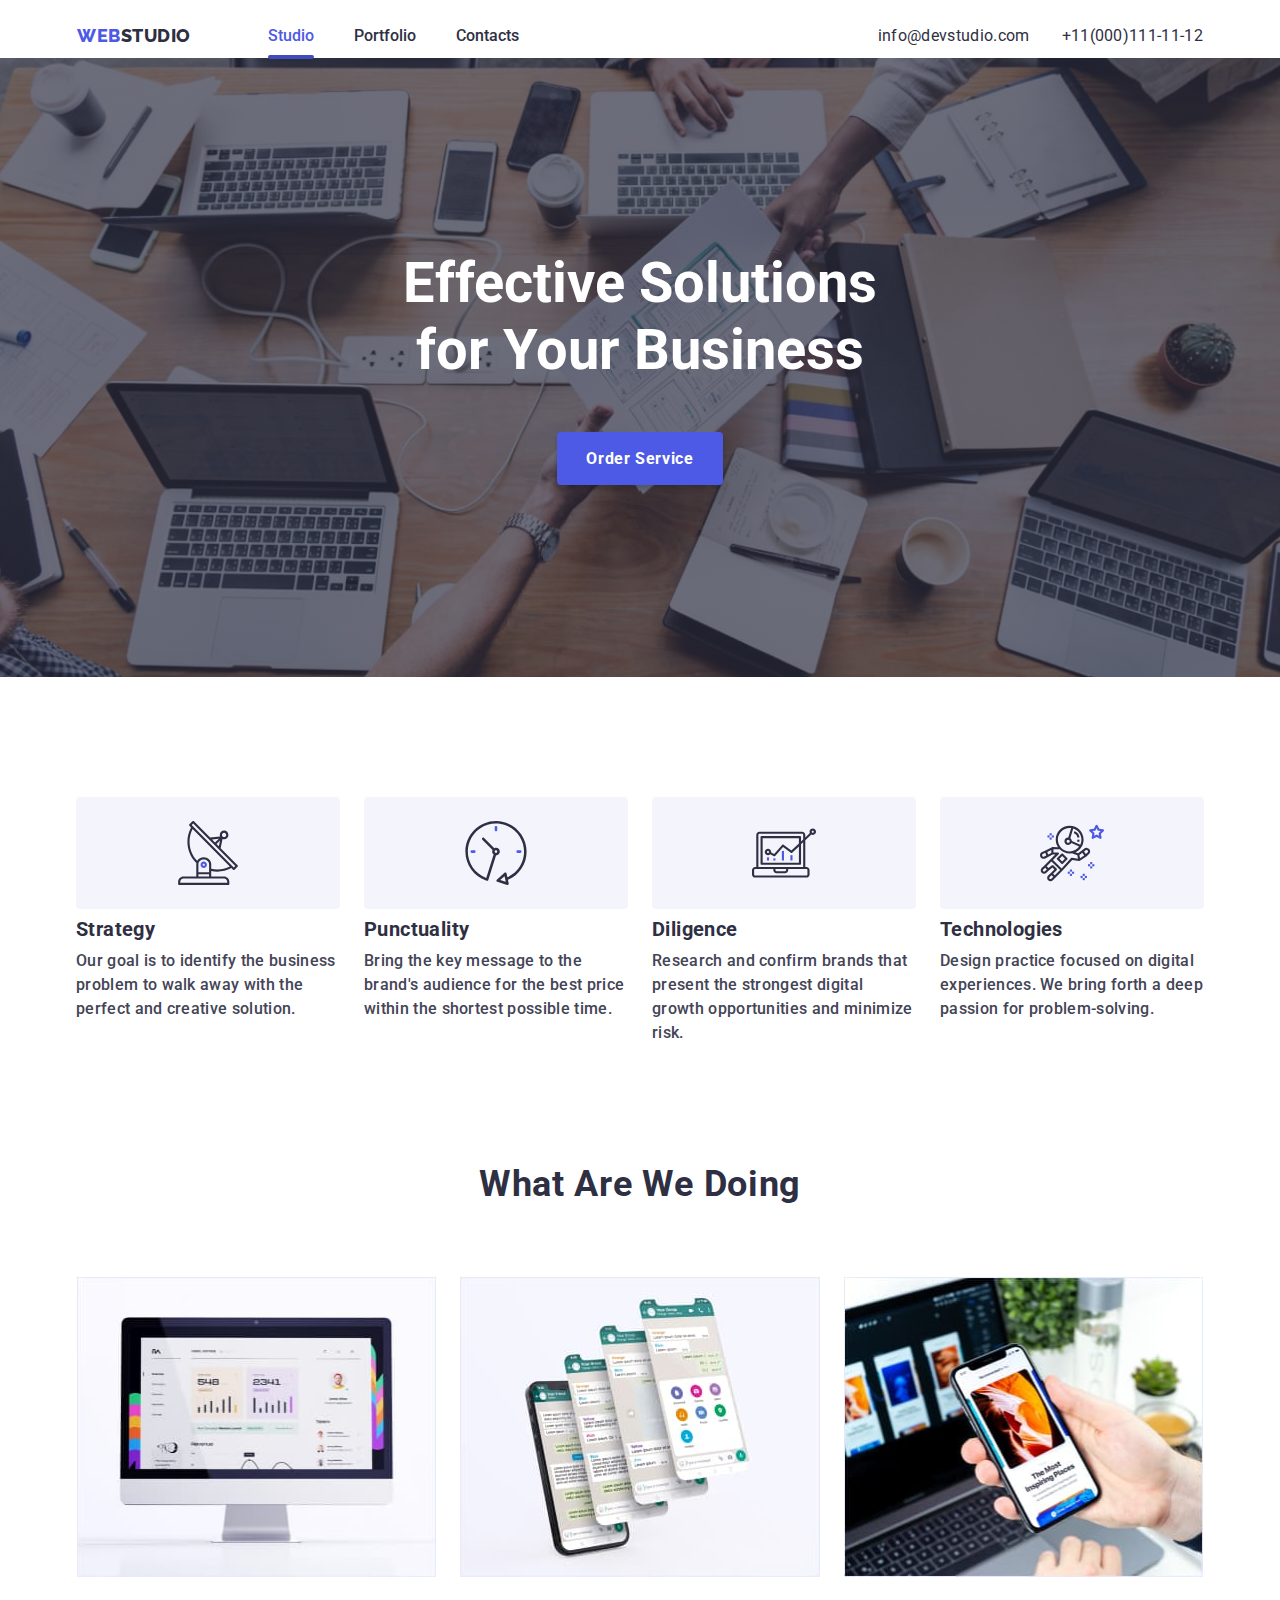
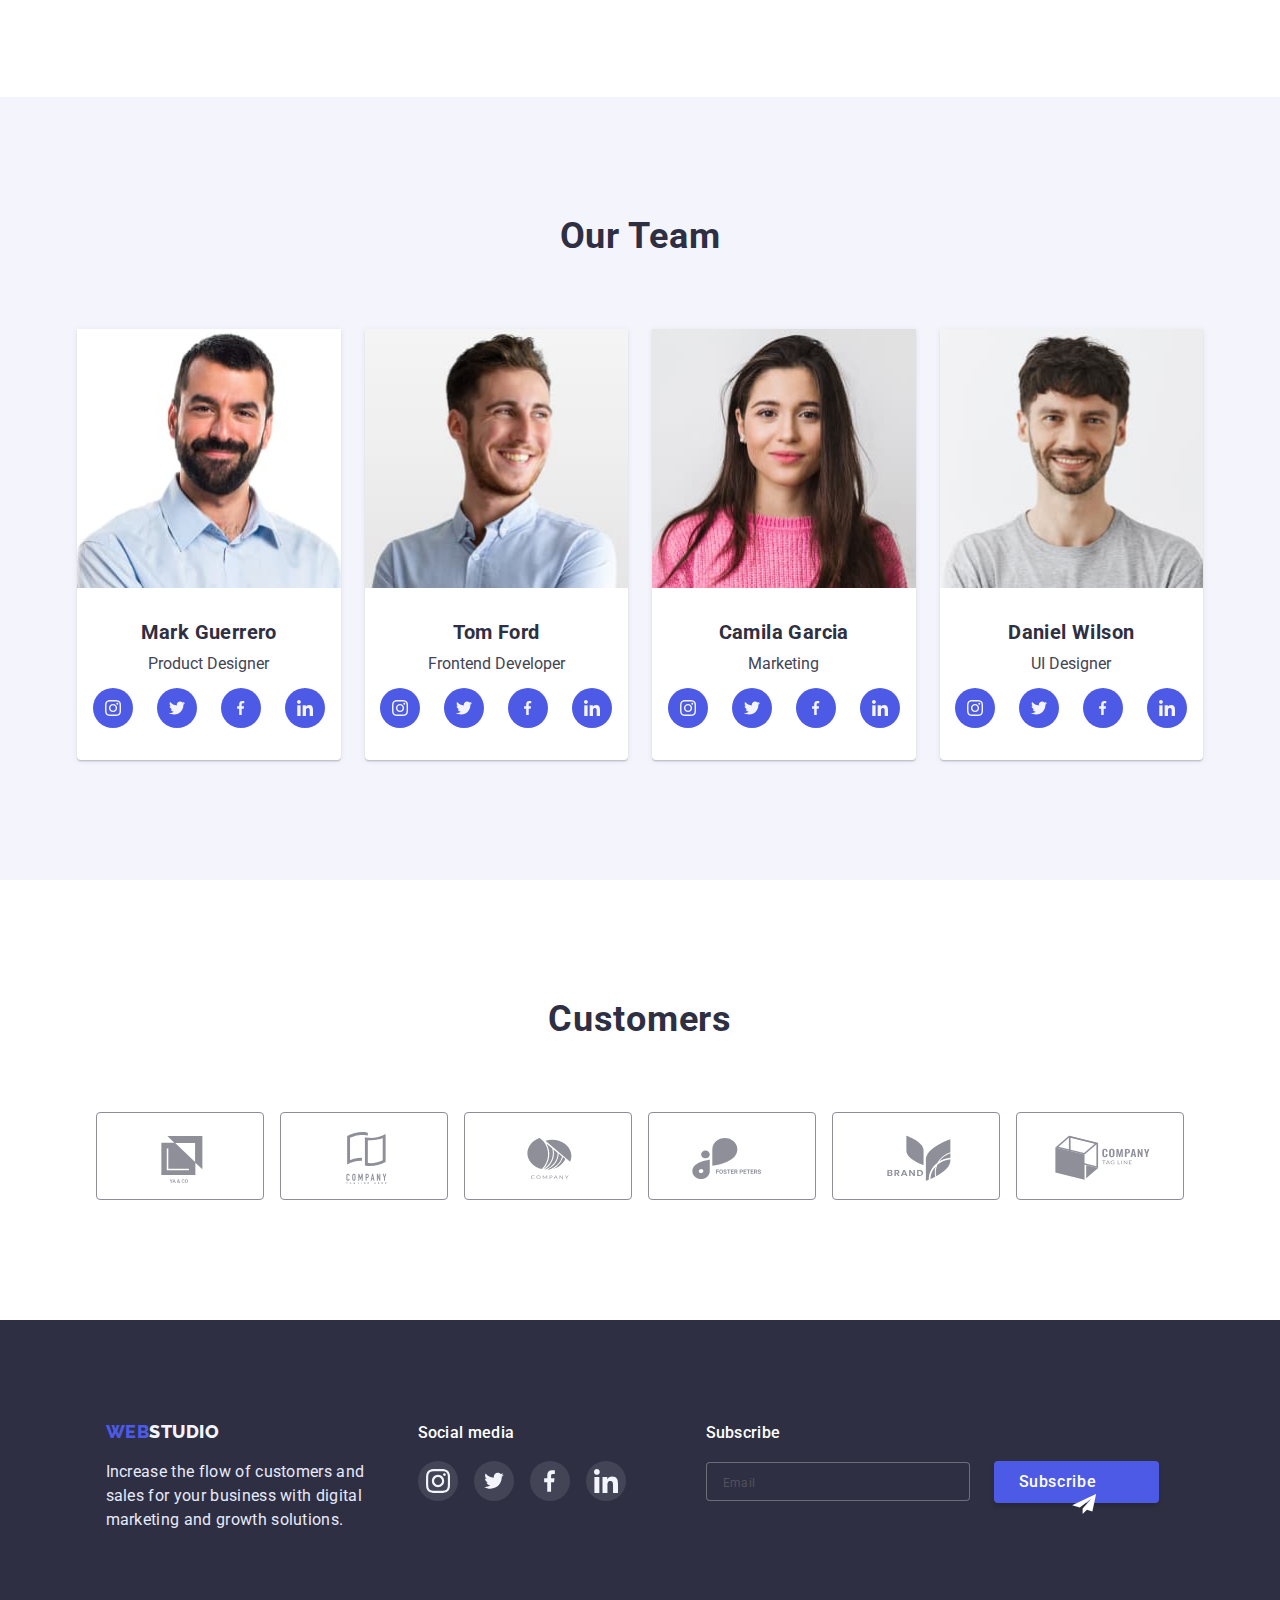
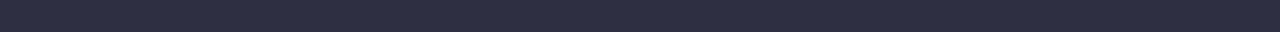
<file: index.html>
<!DOCTYPE html>
<html lang="en">
  <head>
    <meta charset="UTF-8" />
    <meta http-equiv="X-UA-Compatible" content="IE=edge" />
    <meta name="viewport" content="width=device-width, initial-scale=1.0" />
    <link rel="preconnect" href="https://fonts.googleapis.com" />
    <link rel="preconnect" href="https://fonts.gstatic.com" crossorigin />
    <link
      href="https://fonts.googleapis.com/css2?family=Raleway:wght@800&family=Roboto:wght@400;500;700;900&display=swap"
      rel="stylesheet"
    />
    <link
      rel="stylesheet"
      href="https://cdnjs.cloudflare.com/ajax/libs/modern-normalize/1.1.0/modern-normalize.css"
    />
    <link rel="stylesheet" href="css/styles.css" />
    <link rel="stylesheet" href="css/mobile.css" />
    <link rel="stylesheet" href="css/tablet.css" />
    <link rel="stylesheet" href="css/desktop.css" />
    <title>Web Studio</title>
  </head>
  <body>
    <!-- Header Section: Contains the navigation and contact info -->
    <header>
      <!--Logo and Navigation Section-->
      <div class="container">
        <!--Link to the home page (Logo)-->
        <a href="./index.html" class="web"
          >WEB<span class="studio">STUDIO</span></a
        >
        <!--Main Navigation Menu-->
        <nav class="navigation-menu">
          <ul class="navigation">
            <!--Home Page Link (active by default)-->
            <li class="nav-menu">
              <a href="./index.html" class="link-menu active">Studio</a>
            </li>
            <!--Portfolio Page Link-->
            <li class="nav-menu">
              <a href="./portfolio.html" class="link-menu">Portfolio</a>
            </li>
            <!--Link to contact page (future realization)-->
            <li class="nav-menu">
              <a href="" class="link-menu">Contacts</a>
            </li>
          </ul>
        </nav>
        <!--Contact Info Section (phone nomber, email)-->
        <ul class="contacts">
          <!--Email Link-->
          <li class="mail">
            <a href="mailto:info@devstudio.com" class="link-mail"
              >info@devstudio.com</a
            >
          </li>
          <!--Phone Nomber-->
          <li class="tel">
            <a href="tel:+110001111111" class="link-tel">+11(000)111-11-12</a>
          </li>
        </ul>
        <!--Mobile Menu-->
          <button type="button" class="menu-mobile-open" data-menu-open>
          <svg class="menu-mobile-icon-open" width="32" height="22">
            <use href="images/icons.svg#icon-charm_menu-hamburger"></use>           
          </svg>
        </button>
      </div>
      <div class="mobile-menu is-hidden" data-menu>
        <!--Mobile menu container (hidden by default)-->
        <div class="container">
          <div>
            <!--Button to close the mobile menu-->
            <button type="button" class="menu-mobile-close" data-menu-close>
              <!--Menu closing icon-->
              <svg class="menu-mobile-icon-close" width="8" height="8">
                <use href="images/icons.svg#icon-x"></use>
              </svg>
            </button>
            <nav>
              <!--Navigation list for the mobile version-->
              <ul class="mobile-list-menu">
                <!--Home Page Link-->
                <li class="mobile-item-menu">
                  <a
                    class="mobile-menu-link link nav-link-studio"
                    href="./index.html"
                    >Studio</a
                  >
                </li>
                <!--Portfolio Page Link-->
                <li class="mobile-item-menu">
                  <a class="mobile-menu-link link" href="./portfolio.html"
                    >Portfolio</a
                  >
                </li>
                <!--Link to contact page (future realization)-->
                <li class="mobile-item-menu">
                  <a
                    class="mobile-menu-link mobile-link-contact-menu link"
                    href=""
                    >Contacts</a
                  >
                </li>
              </ul>
            </nav>
          </div>
          <div>
            <!--Contact information in the mobile version-->
            <ul class="mobile-link-contact-menu">
              <!--Nomber Phone-->
              <li class="mobile-item-menu">
                <a class="mobile-menu-number link" href="tel:+110001111111"
                  >+11 (000) 111-11-11
                </a>
              </li>
              <!--Email-->
              <li class="mobile-item-menu">
                <a
                  class="mobile-menu-mail link"
                  href="mailto:info@devstudio.com"
                  >info@devstudio.com
                </a>
              </li>
            </ul>
            <!--Social networks (icons for mobile version)-->
            <ul class="mob-menu-social-list list">
              <!--Instagram link  -->
              <li class="mob-menu-item">
                <a
                  href="https://www.instagram.com/"
                  class="mob-menu-social-link"
                >
                  <svg class="mob-menu-icon" width="20" height="20">
                    <use href="images/icons.svg#icon-instagram"></use>
                  </svg>
                </a>
              </li>
              <!--Twitter link -->
              <li class="mob-menu-item">
                <a href="https://x.com/" class="mob-menu-social-link">
                  <svg class="mob-menu-icon" width="20" height="20">
                    <use href="images/icons.svg#icon-twitter"></use>
                  </svg>
                </a>
              </li>
              <!--Facebook link -->
              <li class="mob-menu-item">
                <a
                  href="https://www.facebook.com/"
                  class="mob-menu-social-link"
                >
                  <svg class="mob-menu-icon" width="20" height="20">
                    <use href="images/icons.svg#icon-facebook"></use>
                  </svg>
                </a>
              </li>
              <!--Linkedin Link-->
              <li class="mob-menu-item">
                <a href="https://ua.linkedin.com/" class="mob-menu-social-link">
                  <svg class="mob-menu-icon" width="20" height="20">
                    <use href="images/icons.svg#icon-linkedin"></use>
                  </svg>
                </a>
              </li>
            </ul>
          </div>
        </div>
      </div>
    </header>
    <main>
      <!--Hiro Section With Headline and Button (by clicking on the button a modal window with a registration form appears)-->
      <section class="hero">
        <h1 class="solutions">Effective Solutions for Your Business</h1>
        <button type="button" class="button" data-modal-open>
          Order Service
        </button>
      </section>
      <!--Our Principles-->
      <section class="section">
        <div class="container">
          <!--First Principle - Strategy-->
          <ul class="section-text">
            <li class="section-text-li">
              <div class="anten-background">
                <!--Icon Strategy-->
                <svg class="anten">
                  <use href="images/icons.svg#icon-anten"></use>
                </svg>
              </div>
              <h3 class="feature">Strategy</h3>
              <p class="feature-text">
                Our goal is to identify the business problem to walk away with
                the perfect and creative solution.
              </p>
            </li>
            <!--Second Principle - Punctuality-->
            <li class="section-text-li">
              <div class="clock-background">
                <!--Icon Punctuality-->
                <svg class="clock">
                  <use href="images/icons.svg#icon-clock"></use>
                </svg>
              </div>
              <h3 class="feature">Punctuality</h3>
              <p class="feature-text">
                Bring the key message to the brand's audience for the best price
                within the shortest possible time.
              </p>
            </li>
            <!-- Third Principle - Diligence-->
            <li class="section-text-li">
              <div class="notebook-background">
                <!--Icon Diligence-->
                <svg class="notebook">
                  <use href="images/icons.svg#icon-notebook"></use>
                </svg>
              </div>
              <h3 class="feature">Diligence</h3>
              <p class="feature-text">
                Research and confirm brands that present the strongest digital
                growth opportunities and minimize risk.
              </p>
            </li>
            <!--Fourth Principle - Technologies-->
            <li class="section-text-li">
              <div class="astronaut-background">
                <!--Icon Technologies-->
                <svg class="astronaut">
                  <use href="images/icons.svg#icon-astronaut"></use>
                </svg>
              </div>
              <h3 class="feature">Technologies</h3>
              <p class="feature-text">
                Design practice focused on digital experiences. We bring forth a
                deep passion for problem-solving.
              </p>
            </li>
          </ul>
        </div>
      </section>
      <!--What Are We Doing Section-->
      <section class="section-what">
        <div class="container">
          <h2 class="title-what">What Are We Doing</h2>
          <!--A list of images showing our work with technology-->
          <ul class="section-text">
            <!--Image of a computer working on a design-->
            <li>
              <img
                srcset="images/computer.jpg 1x, images/computer2x.jpg 2x"
                src="images/computer.jpg"
                alt="Computer working on design"
                width="360"
              />
            </li>
            <!--Phone Image-->
            <li>
              <img
                srcset="images/phone.jpg 1x, images/phone2x.jpg 2x"
                src="images/phone.jpg"
                alt="phone"
                width="360"
              />
            </li>
            <!--Phone and Laptop Image-->
            <li>
              <img
                srcset="images/pc.jpg 1x, images/pc2x.jpg 2x"
                src="images/pc.jpg"
                alt="Phone and Computer"
                width="360"
              />
            </li>
          </ul>
        </div>
      </section>
      <!--Our Team Section-->
      <section class="background-team section">
        <div class="container">
          <!--The Title of the Our Team Section-->
          <h2 class="title-team">Our Team</h2>
          <ul class="our-team">
            <!--Team members-->
            <li class="personal">
              <!--Mark Guerrero - Product Designer-->
              <img
                srcset="images/mark.jpg 1x, images/mark2x.jpg 2x"
                src="images/mark.jpg"
                alt="Product Designer"
                width="264"
                height="260"
              />
              <h3 class="feature-team">Mark Guerrero</h3>
              <p class="team">Product Designer</p>
              <!--Social Media Mark Guerrero-->
              <ul class="social-menu">
                <!--Instagram-->
                <li class="social-icons">
                  <a
                    class="social-link"
                    href="https://www.instagram.com/"
                    rel="instagram"
                  >
                    <svg class="instagram">
                      <use href="images/icons.svg#icon-instagram"></use>
                    </svg>
                  </a>
                </li>
                <!--Twitter-->
                <li class="social-icons">
                  <a class="social-link" href="https://x.com/" rel="twitter">
                    <svg class="twitter">
                      <use href="images/icons.svg#icon-twitter"></use>
                    </svg>
                  </a>
                </li>
                <!--Facebook-->
                <li class="social-icons">
                  <a
                    class="social-link"
                    href="https://www.facebook.com/?locale=uk_UA"
                    rel="facebook"
                  >
                    <svg class="facebook">
                      <use href="images/icons.svg#icon-facebook"></use>
                    </svg>
                  </a>
                </li>
                <!--Linkedin-->
                <li class="social-icons">
                  <a
                    class="social-link"
                    href="https://ua.linkedin.com/"
                    rel="linkedin"
                  >
                    <svg class="linkedin">
                      <use href="images/icons.svg#icon-linkedin"></use>
                    </svg>
                  </a>
                </li>
              </ul>
            </li>
            <li class="personal">
              <!--Social Media Tom Ford - Frontend Developer-->
              <img
                srcset="images/tom.jpg 1x, images/tom2x.jpg 2x"
                src="images/tom.jpg"
                alt="Frontend Developer"
                width="264"
                height="260"
              />
              <h3 class="feature-team">Tom Ford</h3>
              <p class="team">Frontend Developer</p>
              <div>
                <!--Social Media Tom Ford-->
                <ul class="social-menu">
                  <!--Instagram-->
                  <li class="social-icons">
                    <a
                      class="social-link"
                      href="https://www.instagram.com/"
                      rel="instagram"
                    >
                      <svg class="instagram">
                        <use href="images/icons.svg#icon-instagram"></use>
                      </svg>
                    </a>
                  </li>
                  <!--Twitter-->
                  <li class="social-icons">
                    <a class="social-link" href="https://x.com/" rel="twitter">
                      <svg class="twitter">
                        <use href="images/icons.svg#icon-twitter"></use>
                      </svg>
                    </a>
                  </li>
                  <!--Facebook-->
                  <li class="social-icons">
                    <a
                      class="social-link"
                      href="https://www.facebook.com/?locale=uk_UA"
                      rel="facebook"
                    >
                      <svg class="facebook">
                        <use href="images/icons.svg#icon-facebook"></use>
                      </svg>
                    </a>
                  </li>
                  <!--Linkedin-->
                  <li class="social-icons">
                    <a
                      class="social-link"
                      href="https://ua.linkedin.com/"
                      rel="linkedin"
                    >
                      <svg class="linkedin">
                        <use href="images/icons.svg#icon-linkedin"></use>
                      </svg>
                    </a>
                  </li>
                </ul>
              </div>
            </li>
            <li class="personal">
              <!--Social Media Camila Garcia - Marketing-->
              <img
                srcset="images/camila.jpg 1x, images/camila2x.jpg 2x"
                src="images/camila.jpg"
                alt="Marketing"
                width="264"
                height="260"
              />
              <h3 class="feature-team">Camila Garcia</h3>
              <p class="team">Marketing</p>
              <div>
                <!--Social Media Camila Garcia-->
                <ul class="social-menu">
                  <!--Instagram-->
                  <li class="social-icons">
                    <a
                      class="social-link"
                      href="https://www.instagram.com/"
                      rel="instagram"
                    >
                      <svg class="instagram">
                        <use href="images/icons.svg#icon-instagram"></use>
                      </svg>
                    </a>
                  </li>
                  <!--Twitter-->
                  <li class="social-icons">
                    <a class="social-link" href="https://x.com/" rel="twitter">
                      <svg class="twitter">
                        <use href="images/icons.svg#icon-twitter"></use>
                      </svg>
                    </a>
                  </li>
                  <!--Facebook-->
                  <li class="social-icons">
                    <a
                      class="social-link"
                      href="https://www.facebook.com/?locale=uk_UA"
                      rel="facebook"
                    >
                      <svg class="facebook">
                        <use href="images/icons.svg#icon-facebook"></use>
                      </svg>
                    </a>
                  </li>
                  <!--Linkedin-->
                  <li class="social-icons">
                    <a
                      class="social-link"
                      href="https://ua.linkedin.com/"
                      rel="linkedin"
                    >
                      <svg class="linkedin">
                        <use href="images/icons.svg#icon-linkedin"></use>
                      </svg>
                    </a>
                  </li>
                </ul>
              </div>
            </li>
            <li class="personal">
              <!--Social Media Daniel Wilson - UI Designer-->
              <img
                srcset="images/daniel.jpg 1x, images/daniel2x.jpg 2x"
                src="images/daniel.jpg"
                alt="UI Designer"
                width="264"
                height="260"
              />
              <h3 class="feature-team">Daniel Wilson</h3>
              <p class="team">UI Designer</p>
              <div>
                <!--Social Media Daniel Wilson-->
                <ul class="social-menu">
                  <!--Instagram-->
                  <li class="social-icons">
                    <a
                      class="social-link"
                      href="https://www.instagram.com/"
                      rel="instagram"
                    >
                      <svg class="instagram">
                        <use href="images/icons.svg#icon-instagram"></use>
                      </svg>
                    </a>
                  </li>
                  <!--Twitter-->
                  <li class="social-icons">
                    <a class="social-link" href="https://x.com/" rel="twitter">
                      <svg class="twitter">
                        <use href="images/icons.svg#icon-twitter"></use>
                      </svg>
                    </a>
                  </li>
                  <!--Facebook-->
                  <li class="social-icons">
                    <a
                      class="social-link"
                      href="https://www.facebook.com/?locale=uk_UA"
                      rel="facebook"
                    >
                      <svg class="facebook">
                        <use href="images/icons.svg#icon-facebook"></use>
                      </svg>
                    </a>
                  </li>
                  <!--Linkedin-->
                  <li class="social-icons">
                    <a
                      class="social-link"
                      href="https://ua.linkedin.com/"
                      rel="linkedin"
                    >
                      <svg class="linkedin">
                        <use href="images/icons.svg#icon-linkedin"></use>
                      </svg>
                    </a>
                  </li>
                </ul>
              </div>
            </li>
          </ul>
        </div>
      </section>
      <!--Customers Section-->
      <section class="section">
        <div class="container">
          <!--The Title of the Customers Section-->
          <h2 class="title-team">Customers</h2>
          <ul class="customers">
            <!--List of Customers Logos-->
            <li class="customers-background">
              <!--Logo YA CO-->
              <a class="customers-link" href="" rel="YA CO">
                <svg class="YA-CO">
                  <use href="images/icons.svg#icon-YA--CO"></use>
                </svg>
              </a>
            </li>
            <li class="customers-background">
              <!--Logo Company Tagline-->
              <a class="customers-link" href="" rel="company tagline here">
                <svg class="tagline-here">
                  <use href="images/icons.svg#icon-company-tagline-here"></use>
                </svg>
              </a>
            </li>
            <li class="customers-background">
              <!--Logo Company-->
              <a class="customers-link" href="" rel="company">
                <svg class="company">
                  <use href="images/icons.svg#icon-company"></use>
                </svg>
              </a>
            </li>
            <li class="customers-background">
              <!--Foster Peters-->
              <a class="customers-link" href="" rel="foster peters">
                <svg class="foster-peters">
                  <use href="images/icons.svg#icon-foster-peters"></use>
                </svg>
              </a>
            </li>
            <li class="customers-background">
              <!--Logo Brand-->
              <a class="customers-link" href="" rel="brand">
                <svg class="brand">
                  <use href="images/icons.svg#icon-brand"></use>
                </svg>
              </a>
            </li>
            <li class="customers-background">
              <!--Logo Company Tag Line-->
              <a class="customers-link" href="" rel="company tag line">
                <svg class="tag-line">
                  <use href="images/icons.svg#icon-company-tag-line"></use>
                </svg>
              </a>
            </li>
          </ul>
        </div>
      </section>
    </main>
    <!--Footer Section-->
    <footer class="footer">
      <div class="container flex-footer">
        <!--Logo and Description of the Studio-->
        <div class="footer-logo-text">
          <!--Logo-->
          <a href="" class="footer-web"
            >WEB<span class="footer-studio">STUDIO</span></a
          >
          <!--Description-->
          <p class="footer-text">
            Increase the flow of customers and sales for your business with
            digital marketing and growth solutions.
          </p>
        </div>
        <div class="footer-social">
          <!--Social media-->
          <h3 class="social-media">Social media</h3>
          <ul class="social-menu-footer">
            <li class="social-icons-footer">
              <!--Instagram-->
              <a class="social-footer-link" href="https://www.instagram.com/" rel="instagram">
                <svg class="instagram-footer">
                  <use href="images/icons.svg#icon-instagram"></use>
                </svg>
              </a>
            </li>
            <li class="social-icons-footer">
              <!--Twitter-->
              <a class="social-footer-link" href="https://x.com/" rel="twitter">
                <svg class="twitter-footer">
                  <use href="images/icons.svg#icon-twitter"></use>
                </svg>
              </a>
            </li>
            <li class="social-icons-footer">
              <!--Facebook-->
              <a class="social-footer-link" href="https://www.facebook.com/?locale=uk_UA" rel="facebook">
                <svg class="facebook-footer">
                  <use href="images/icons.svg#icon-facebook"></use>
                </svg>
              </a>
            </li>
            <li class="social-icons-footer">
              <!--Linkedin-->
              <a class="social-footer-link" href="" rel="linkedin">
                <svg class="linkedin-footer">
                  <use href="images/icons.svg#icon-linkedin"></use>
                </svg>
              </a>
            </li>
          </ul>
        </div>
        <!--Subscription Form-->
        <div class="footer-form-fild">
          <p class="footer-subscribe">Subscribe</p>
          <form class="footer-form">
            <label>
              <input type="email" name="email" id="email" placeholder="Email" />
            </label>
            <!--Button Subscribe-->
            <button tupe="submit" class="subscribe">
              Subscribe
              <svg class="svg-subscrible" width="24" height="20">
                <use href="images/icons.svg#icon-icon-send"></use>
              </svg>
            </button>
          </form>
        </div>
      </div>
    </footer>
    <!--Modal window background-->
    <div class="backdrop is-hidden" data-modal>
      <!--Modal window-->
      <div class="modal">
        <!--Button to close the modal window-->
        <button class="button-close" data-modal-close type="button">
          <svg class="close">
            <use href="images/icons.svg#icon-x"></use>
          </svg>
        </button>
        <!--Title Feedback form-->
        <h3 class="form-titel">
          Leave your contacts and we will call you back
        </h3>
        <!--Feedback form-->
        <form class="form">
          <!--Field for entering a name-->
          <span class="form-label">Name</span>
          <label>
            <div class="form-fild">
              <input class="form-input" type="text" name="name" id="name" />
              <svg class="svg-form" width="18" height="18">
                <use href="images/icons.svg#icon-name"></use>
              </svg></div
          ></label>
          <!--Field for entering a Phone Number-->
          <span class="form-label">Phone</span>
          <label>
            <div class="form-fild">
              <input class="form-input" type="tel" name="tel" id="tel" />
              <svg class="svg-form" width="18" height="18">
                <use href="images/icons.svg#icon-phone-3"></use>
              </svg></div
          ></label>
          <!--Field for entering a Email-->
          <span class="form-label">Email</span>
          <label>
            <div class="form-fild">
              <input class="form-input" type="email" name="email" id="email" />
              <svg class="svg-form" width="18" height="18">
                <use href="images/icons.svg#icon-email"></use>
              </svg></div
          ></label>
          <!--Field for entering a comment-->
          <span class="form-comment">Comment</span>
          <label>
            <div class="form-fild-comment">
              <textarea
                class="form-textarea"
                name="comment"
                id="comment"
                rows="8"
                placeholder="Text input"
              ></textarea></div
          ></label>
          <!--Checkbox for accepting conditions-->
          <label class="checkbox-laber">
            <input type="checkbox" name="checkbox" value="true" required="" />
            <span class="checkbox-text">
              I accept the terms and conditions of the
            </span>
            <!--Link to Privacy PolicyLink to Privacy Policy-->
            <a href="" class="checkbox-link" target="_blank">Privacy Policy</a>
          </label>
          <!--Form submission button-->
          <button tupe="submit" class="send">Send</button>
        </form>
      </div>
    </div>
    <!--Mobile menu script-->
    <script src="./js/mobile-menu.js"></script>
    <!--Script for modal window-->
    <script src="./js/modal.js"></script>
  </body>
</html>
</file>
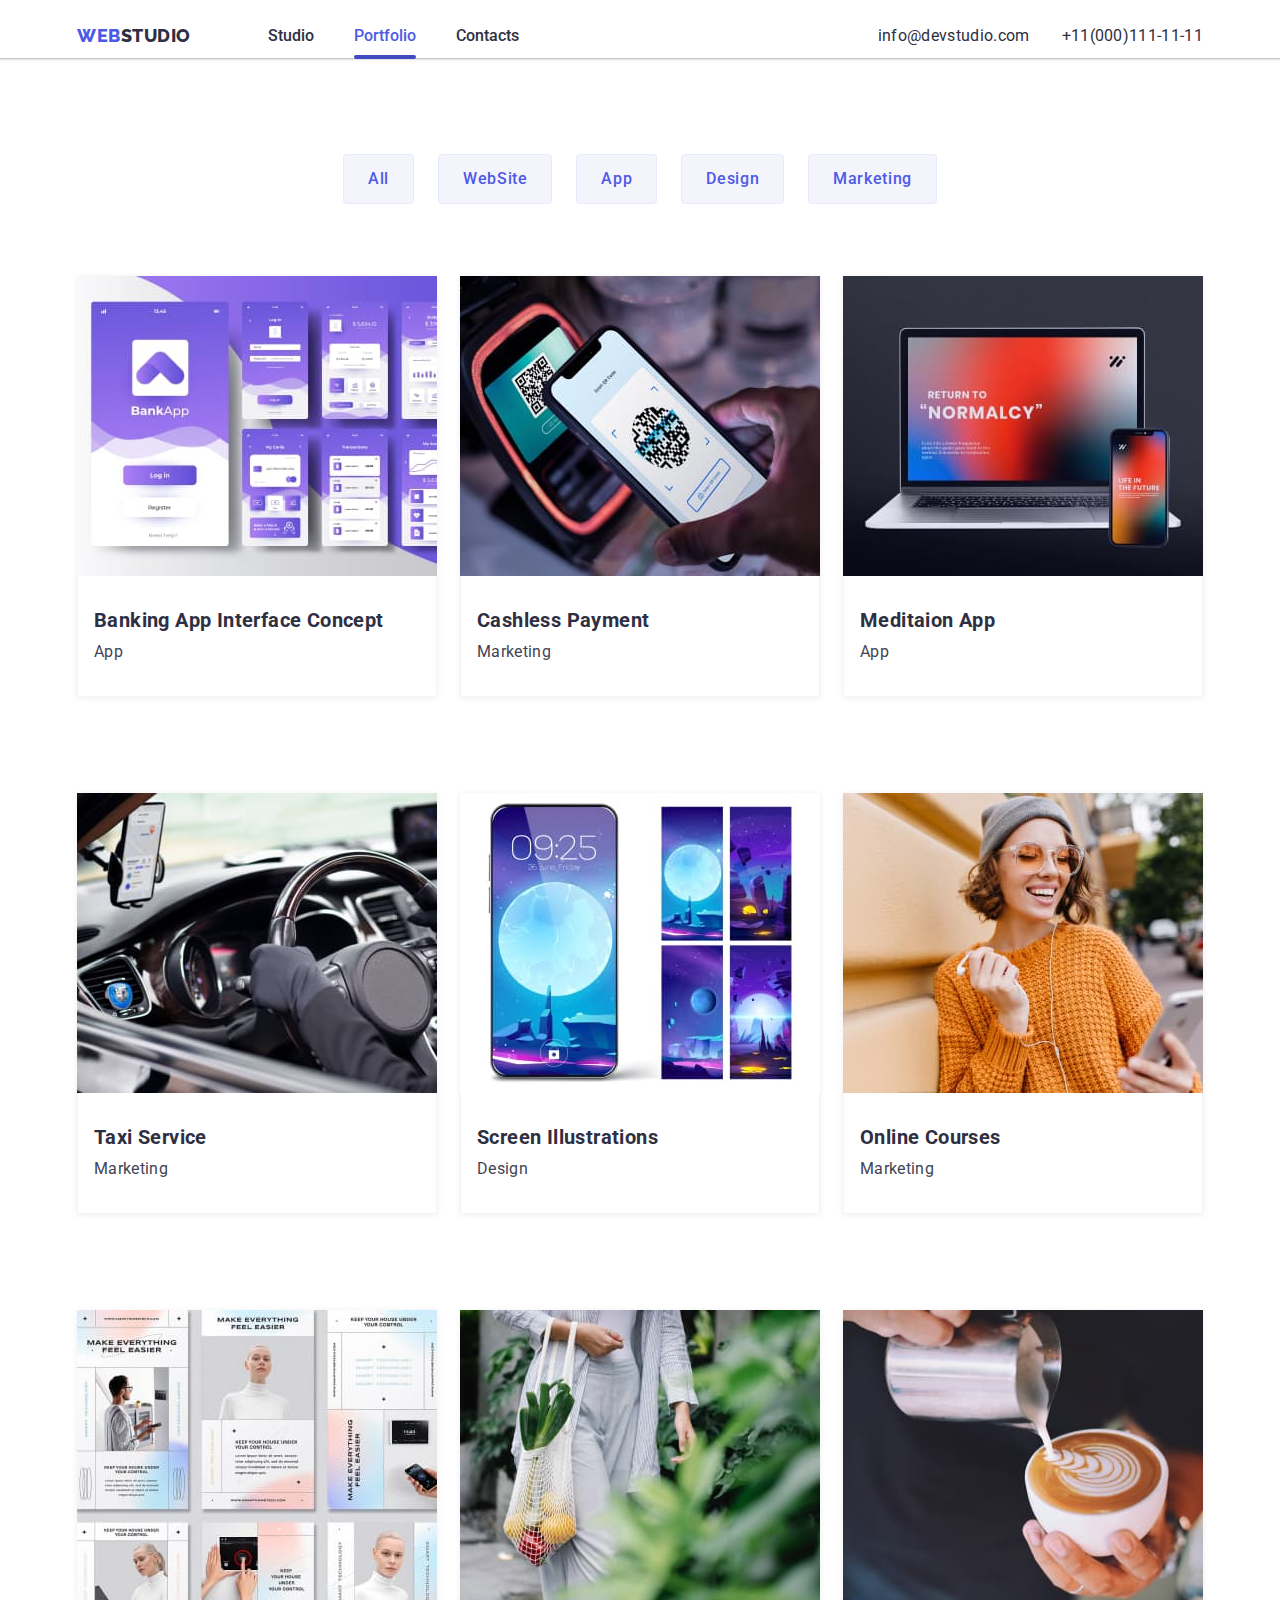
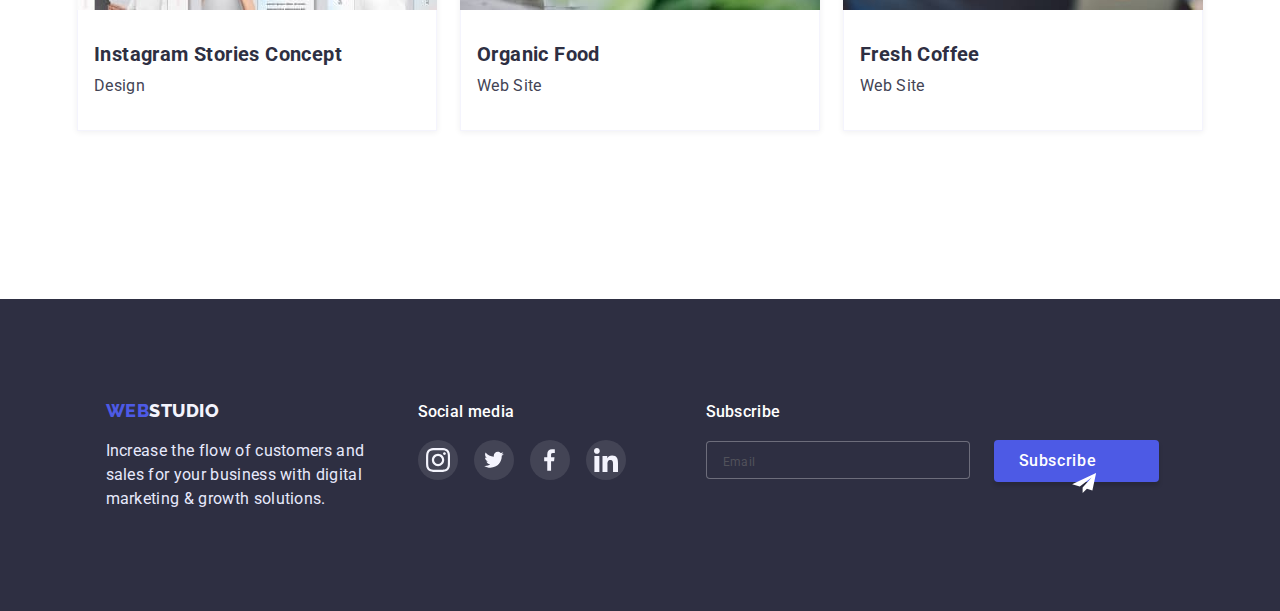
<file: portfolio.html>
<!DOCTYPE html>
<html lang="en">
  <head>
    <meta charset="UTF-8" />
    <meta http-equiv="X-UA-Compatible" content="IE=edge" />
    <meta name="viewport" content="width=device-width, initial-scale=1.0" />
    <link rel="preconnect" href="https://fonts.googleapis.com" />
    <link rel="preconnect" href="https://fonts.gstatic.com" crossorigin />
    <link
      href="https://fonts.googleapis.com/css2?family=Raleway:wght@800&family=Roboto:wght@400;500;700;900&display=swap"
      rel="stylesheet" />
    <link
      rel="stylesheet"
      href="https://cdnjs.cloudflare.com/ajax/libs/modern-normalize/1.1.0/modern-normalize.css" />
    <link rel="stylesheet" href="css/styles.css" />
    <link rel="stylesheet" href="css/mobile.css" />
    <link rel="stylesheet" href="css/tablet.css" />
    <link rel="stylesheet" href="css/desktop.css" />
    <title>Portfolio</title>
  </head>
  <body>
    <header>
      <div class="container">
        <a href="" class="web">WEB<span class="studio">STUDIO</span></a>
        <nav class="navigation-menu"> 
        <ul class="navigation">
            <li>
              <a href="./index.html" class="link-menu">Studio</a>
            </li>
            <li>
              <a href="./portfolio.html" class="link-menu active">Portfolio</a>
            </li>
            <li><a href="#" class="link-menu">Contacts</a></li>
          </ul>
        </nav>   
        <ul class="contacts">
          <li>
            <a href="mail:info@devstudio.com" class="link-mail"
              >info@devstudio.com</a
            >
          </li>
          <li>
            <a href="tel:+11(000)111-11-11" class="link-tel"
              >+11(000)111-11-11</a
            >
          </li>
        </ul>
        <button type="button" class="menu-mobile-open" data-menu-open>
          <svg class="menu-mobile-icon-open" width="32" height="22">
            <use href="images/icons.svg#icon-charm_menu-hamburger"></use>           
          </svg>
        </button>
      </div>
      <div class="mobile-menu is-hidden" data-menu>
        <div class="container">
          <div>
            <button type="button" class="menu-mobile-close" data-menu-close>
              <svg class="menu-mobile-icon-close" width="8" height="8">
                <use href="images/icons.svg#icon-x"></use> 
              </svg>
            </button>
            <nav>
              <ul class="mobile-list-menu">
                <li class="mobile-item-menu">
                  <a
                    class="mobile-menu-link link nav-link-studio"
                    href="./index.html"
                    >Studio</a
                  >
                </li>
                <li class="mobile-item-menu">
                  <a class="mobile-menu-link link" href="./portfolio.html"
                    >Portfolio</a
                  >
                </li>
                <li class="mobile-item-menu">
                  <a class="mobile-menu-link mobile-link-contact-menu link" href=""
                    >Contacts</a
                  >
                </li>
              </ul>
            </nav>
          </div>
          <div>
           <ul class="mobile-link-contact-menu">
                <li class="mobile-item-menu">
                  <a class="mobile-menu-number link" href="tel:+110001111111"
                    >+11 (000) 111-11-11
                  </a>
                </li>
                <li class="mobile-item-menu">
                  <a class="mobile-menu-mail link" href="mailto:info@devstudio.com"
                    >info@devstudio.com
                  </a>
                </li>
              </ul>
              <ul class="mob-menu-social-list list">
              <li class="mob-menu-item">
                <a href="" class="mob-menu-social-link">
                  <svg class="mob-menu-icon" width="20" height="20">
                    <use href="images/icons.svg#icon-instagram"></use>
                  </svg>
                </a>
              </li>
              <li class="mob-menu-item">
                <a href="" class="mob-menu-social-link">
                  <svg class="mob-menu-icon" width="20" height="20">
                    <use href="images/icons.svg#icon-twitter"></use>
                  </svg>
                </a>
              </li>
              <li class="mob-menu-item">
                <a href="" class="mob-menu-social-link">
                  <svg class="mob-menu-icon" width="20" height="20">
                    <use href="images/icons.svg#icon-facebook"></use>
                  </svg>
                </a>
              </li>
              <li class="mob-menu-item">
                <a href="" class="mob-menu-social-link">
                  <svg class="mob-menu-icon" width="20" height="20">
                    <use href="images/icons.svg#icon-linkedin"></use>
                  </svg>
                </a>
              </li>
            </ul>
          </div>          
      </div>
      </div>
    </header>
    <main>
      <section class="section-portfolio section">
        <div class="container">
          <ul class="menu">
            <li>
              <button type="button" class="btn btn-text">All</button></a
              >
            </li>
            <li><button type="button" class="btn btn-text">WebSite</button></li>
            <li><button type="button" class="btn btn-text">App</button></li>
            <li><button type="button" class="btn btn-text">Design</button></li>
            <li>
              <button type="button" class="btn btn-text">Marketing</button>
            </li>
          </ul>
          <ul class="content-menu content">
            <li class="content-portfolio">
              <a href="#" class="cards-link">
                <div class="text-cards">
                  <img
                    src="images/bankingapp.jpg"
                    alt="Banking App"
                    width="360"
                    height="300" />
                  <p class="blue-overley">
                    14 Stylish and User-Friendly App Design Concepts · Task
                    Manager App · Calorie Tracker App · Exotic Fruit Ecommerce
                    App · Cloud Storage App
                  </p>
                </div>
                <div class="content-border">
                  <h3 class="feature mobile-feature">Banking App Interface Concept</h3>
                  <p class="project-card">App</p>
                </div>
              </a>
            </li>
            <li class="content-portfolio">
              <a href="#" class="cards-link">
                <div class="text-cards">
                  <img
                    src="images/cashlesspayment.jpg"
                    alt="Cashless Payment"
                    width="360"
                    height="300" />
                  <p class="blue-overley">
                    14 Stylish and User-Friendly App Design Concepts · Task
                    Manager App · Calorie Tracker App · Exotic Fruit Ecommerce
                    App · Cloud Storage App
                  </p>
                </div>
                <div class="content-border">
                  <h3 class="feature mobile-feature">Cashless Payment</h3>
                  <p class="project-card">Marketing</p>
                </div>
              </a>
            </li>
            <li class="content-portfolio">
              <a href="#" class="cards-link">
                <div class="text-cards">
                  <img
                    src="images/meditaionapp.jpg"
                    alt="Meditaion App"
                    width="360"
                    height="300" />
                  <p class="blue-overley">
                    14 Stylish and User-Friendly App Design Concepts · Task
                    Manager App · Calorie Tracker App · Exotic Fruit Ecommerce
                    App · Cloud Storage App
                  </p>
                </div>
                <div class="content-border">
                  <h3 class="feature mobile-feature">Meditaion App</h3>
                  <p class="project-card">App</p>
                </div>
              </a>
            </li>
            <li class="content-portfolio">
              <a href="#" class="cards-link">
                <div class="text-cards">
                  <img
                    src="images/taxiservice.jpg"
                    alt="Taxi Service"
                    width="360"
                    height="300" />
                  <p class="blue-overley">
                    14 Stylish and User-Friendly App Design Concepts · Task
                    Manager App · Calorie Tracker App · Exotic Fruit Ecommerce
                    App · Cloud Storage App
                  </p>
                </div>
                <div class="content-border">
                  <h3 class="feature mobile-feature">Taxi Service</h3>
                  <p class="project-card">Marketing</p>
                </div>
              </a>
            </li>
            <li class="content-portfolio">
              <a href="#" class="cards-link">
                <div class="text-cards">
                  <img
                    src="images/screenillustrations.jpg"
                    alt="Screen Illustrations"
                    width="360"
                    height="300" />
                  <p class="blue-overley">
                    14 Stylish and User-Friendly App Design Concepts · Task
                    Manager App · Calorie Tracker App · Exotic Fruit Ecommerce
                    App · Cloud Storage App
                  </p>
                </div>
                <div class="content-border">
                  <h3 class="feature mobile-feature">Screen Illustrations</h3>
                  <p class="project-card">Design</p>
                </div>
              </a>
            </li>
            <li class="content-portfolio">
              <a href="#" class="cards-link">
                <div class="text-cards">
                  <img
                    src="images/onlinecourses.jpg"
                    alt="Online Courses"
                    width="360"
                    height="300" />
                  <p class="blue-overley">
                    14 Stylish and User-Friendly App Design Concepts · Task
                    Manager App · Calorie Tracker App · Exotic Fruit Ecommerce
                    App · Cloud Storage App
                  </p>
                </div>
                <div class="content-border">
                  <h3 class="feature mobile-feature">Online Courses</h3>
                  <p class="project-card">Marketing</p>
                </div>
              </a>
            </li>
            <li class="content-portfolio">
              <a href="#" class="cards-link">
                <div class="text-cards">
                  <img
                    src="images/instagramStories.jpg"
                    alt="Instagram Stories Concept"
                    width="360"
                    height="300" />
                  <p class="blue-overley">
                    14 Stylish and User-Friendly App Design Concepts · Task
                    Manager App · Calorie Tracker App · Exotic Fruit Ecommerce
                    App · Cloud Storage App
                  </p>
                </div>
                <div class="content-border">
                  <h3 class="feature mobile-feature">Instagram Stories Concept</h3>
                  <p class="project-card">Design</p>
                </div>
              </a>
            </li>
            <li class="content-portfolio">
              <a href="#" class="cards-link">
                <div class="text-cards">
                  <img
                    src="images/organicfood.jpg"
                    alt="Organic Food"
                    width="360"
                    height="300" />
                  <p class="blue-overley">
                    14 Stylish and User-Friendly App Design Concepts · Task
                    Manager App · Calorie Tracker App · Exotic Fruit Ecommerce
                    App · Cloud Storage App
                  </p>
                </div>
                <div class="content-border">
                  <h3 class="feature mobile-feature">Organic Food</h3>
                  <p class="project-card">Web Site</p>
                </div>
              </a>
            </li>
            <li class="content-portfolio">
              <a href="#" class="cards-link">
                <div class="text-cards">
                  <img
                    src="images/freshcoffee.jpg"
                    alt="Fresh Coffee"
                    width="360"
                    height="300" />
                  <p class="blue-overley">
                    14 Stylish and User-Friendly App Design Concepts · Task
                    Manager App · Calorie Tracker App · Exotic Fruit Ecommerce
                    App · Cloud Storage App
                  </p>
                </div>
                <div class="content-border">
                  <h3 class="feature mobile-feature">Fresh Coffee</h3>
                  <p class="project-card">Web Site</p>
                </div>
              </a>
            </li>
          </ul>
        </div>
      </section>
    </main>
    <footer class="footer">
      <div class="container flex-footer">
        <div class="footer-logo-text">
          <a href="" class="footer-web"
            >WEB<span class="footer-studio">STUDIO</span></a
          >
          <p class="footer-text">
            Increase the flow of customers and sales for your business with
            digital marketing & growth solutions.
          </p>
        </div>
        <div class="footer-social">
          <h3 class="social-media">Social media</h3>
          <ul class="social-menu-footer">
            <li class="social-icons-footer">
              <a class="social-footer-link" href="" rel="instagram">
                <svg class="instagram-footer">
                  <use href="images/icons.svg#icon-instagram"></use>
                </svg>
              </a>
            </li>
            <li class="social-icons-footer">
              <a class="social-footer-link" href="" rel="twitter">
                <svg class="twitter-footer">
                  <use href="images/icons.svg#icon-twitter"></use>
                </svg>
              </a>
            </li>
            <li class="social-icons-footer">
              <a class="social-footer-link" href="" rel="facebook">
                <svg class="facebook-footer">
                  <use href="images/icons.svg#icon-facebook"></use>
                </svg>
              </a>
            </li>
            <li class="social-icons-footer">
              <a class="social-footer-link" href="" rel="linkedin">
                <svg class="linkedin-footer">
                  <use href="images/icons.svg#icon-linkedin"></use>
                </svg>
              </a>
            </li>
          </ul>
        </div>
        <div class="footer-form-fild"> 
          <p class="footer-subscribe">Subscribe</p>       
          <form class="footer-form">
           <label> 
             <input type="email" name="email" id="email" placeholder="Email" />
             </label>                   
            <button tupe="submit" class="subscribe">Subscribe
              <svg class="svg-subscrible" width="24" height="20">
                <use href="images/icons.svg#icon-icon-send"></use>
              </svg>
            </button>
          </form>
        </div>
      </div>
    </footer>
    <script src="./js/mobile-menu.js"></script>
  </body>
</html>
</file>
<file: css/styles.css>
:root {
  --body-bg-color: #ffffff;
  --body-text-color: #434455;
  --primary-brand: #4d5ae5;
  --logo-studio-footer: #f4f4fd;
  --logo-studio-fhover: #d8d8ff7f;
  --text-color: #2e2f42;
  --team-bg-color: #f4f4fd;
  --footer-text-color: #e7e9fc;
  --shadow: rgba(0, 0, 0, 0.08);
  --box-shadow: rgba(0, 0, 0, 0.15);
  --btn-hover: rgba(0, 0, 0, 0.12);
  --btn-hover-color: rgba(0, 0, 0, 0.1);
  --personal-color: rgba(46, 47, 66, 0.08);
  --personal: rgba(46, 47, 66, 0.16);
  --svg-background: #8e8f99;
  --buttom-hover-color: #404bbf;
  --svg-icons-background: rgba(255, 255, 255, 0.1);
  --hover-social-icons: #31d0aa;
  --backdrop: rgba(46, 47, 66, 0.4);
  --modal: #fcfcfc;
  --modal-box-shadow: rgba(0, 0, 0, 0.14);
  --modal-shadow: rgba(0, 0, 0, 0.2);
  --cubic-bezier: cubic-bezier(0.4, 0, 0.2, 1);
  --form-input: rgba(33, 33, 33, 0.2);
  --submit: #757575;
  --plaseholder: rgba(117, 117, 117, 0.5);
  --footer-input: rgba(255, 255, 255, 0.3);
  --background-hiro: linear-gradient(rgba(46, 47, 66, 0.7), rgba(46, 47, 66, 0.7));
}

* {
  box-sizing: border-box;
  padding: 0px;
  margin: 0px;
}

/* header */

header {
  box-shadow: 0px 2px 1px var(--personal-color), 0px 1px 1px var(--personal),
    0px 1px 6px var(--personal-color);
}

header .container {
  display: flex;
  background: var(--body-bg-color);
  padding-left: 16px;
  padding-top: 24px;
  padding-bottom: 24px;
  
}

.container {
  min-width: 320px;
  margin: 0 auto;
  padding-left: 16px;
  padding-right: 16px;
 }

 @media screen and  (min-width: 320px) { 
  .container {
    max-width: 320px;
    }
 }
 
/* global tegs */

body {
  font-family: "Roboto", sans-serif;
  background-color: #ffffff;
  color: var(--body-text-color);
}



ul {
  list-style-type: none;
}

a {
  text-decoration: none;
}

a:hover,
a:focus {
  color: var(--primary-brand);
}

h2 {
  margin-bottom: 72px;
}

h3 {
  margin: 0;
}

img {
  display: block;
  width: 100%;
  height: auto;
}

/* page studio */

/* logo */

.web {
  font-family: "Raleway", sans-serif;
  font-weight: 800;
  font-size: 18px;
  line-height: 1.33;
  color: var(--primary-brand);
  letter-spacing: 0.03em;
}

.studio {
  font-family: "Raleway", sans-serif;
  font-weight: 800;
  font-size: 18px;
  line-height: 1.33;
  color: var(--text-color);
  letter-spacing: 0.03em;
}

/* navigation */

.navigation-menu {
  display: none;
 }

 
.contacts{
  display: none;
}


/* hero */

@media (min-device-pixel-ratio: 2),
  (min-resolution: 192dpi),
  (min-resolution: 2dppx) {
  .hero {
    background-image: var(--background-hiro),
    url(../images/mobile-hiro2x.jpg);
      
  }
}

.hero {
  background-image: var(--background-hiro),
  url(../images/mobile-hiro.jpg);
  background-repeat: no-repeat;
  background-position: center;
  background-size: cover;
  background-color: var(--body-text-color);
  text-align: center;
  padding-top: 122px;
  padding-bottom: 112px;
  margin: 0 auto;
  width: 100%;
}

.solutions {
  font-weight: 700;
  font-size: 36px;
  line-height: 1.1;
  color: var(--body-bg-color);
  max-width: 320px;
  margin: 0 auto;
}

.button {
  background: var(--primary-brand);
  box-shadow: 0px 4px 4px var(--box-shadow);
  border-radius: 4px;
  cursor: pointer;
  font-family: inherit;
  font-weight: 700;
  font-size: 16px;
  line-height: 1.19;
  color: var(--body-bg-color);
  letter-spacing: 0.04em;
  margin-top: 48px;
  padding: 16px 28px;
  border: 1px solid transparent;
  transition: background-color 250ms var(--cubic-bezier),
    fill 250ms var(--cubic-bezier);
}

 /* modal widow */

 .backdrop {
  position: fixed;
  top: 0;
  left: 0;
  width: 100%;
  height: 100%;
  background-color: var(--backdrop);
  border-radius: 4px;
  transition: opacity 250ms var(--cubic-bezier),
    visibility 250ms var(--cubic-bezier);
}

.backdrop.is-hidden {
  opacity: 0;
  visibility: hidden;
  pointer-events: none;
}

@media screen and (min-width:320){
  .modal {
    width: 280px;
  } 
}

.modal {
  position: absolute;
  top: 50%;
  left: 50%;
  width: 392px;
  padding-top: 72px;
  padding-bottom: 24px;
  padding-left: 16px;
  padding-right: 24px;
  transform: translate(-50%, -50%) scale(1);
  border-radius: 4px;
  background-color: var(--modal);
  box-shadow: 0px 1px 1px var(--modal-box-shadow), 0px 1px 3px var(--btn-hover),
    0px 2px 1px var(--box-shadow);
  transition: opacity 250ms var(--cubic-bezier),
    visibility 250ms var(--cubic-bezier);
}

.button-close {
  display: flex;
  justify-content: center;
  align-items: center;
  width: 24px;
  height: 24px;
  position: absolute;
  top: 24px;
  right: 24px;
   background-color: var(--footer-text-color);
  border-radius: 50%;
  border: 1px solid var(--btn-hover-color);
  transition: background-color 250ms var(--cubic-bezier),
    fill 250ms var(--cubic-bezier);
  cursor: pointer;
}

.close {
  width: 8px;
  height: 8px;
}

 .button-close:hover,
.button-close:focus {
  background-color: var(--primary-brand);
  fill: var(--body-bg-color);
}

.form-titel {
  font-weight: 500;
  font-family: inherit;
  font-size: 16px;
  line-height: 1.5;
  color: var(--text-color);
  letter-spacing: 0.02em;
  text-align: center;
  padding: 0;
  margin-bottom: 16px;
}

.form {
  width: 100%;
  margin-left: auto;
  margin-right: auto;
}

.form-fild {
  display: flex;
  flex-direction: column;
  margin-bottom: 8px;
  margin-top: 4px;  
}

.form-label {
  font-family: inherit;
  font-weight: 400;
  font-size: 12px;
  line-height: 1.1;
  color: var(--svg-background);
  letter-spacing: 0.01em;  
}

.form-input {
  width: 360px;
  height: 40px; 
  padding-left: 38px; 
  outline: none;
 border-radius: 4px;
 border: 1px solid var(--form-input);
 transition: background-color 250ms var(--cubic-bezier),
 fill 250ms var(--cubic-bezier);

}

.form-input:hover , 
.form-input:focus {
   border-radius: 4px;
   border: 1px solid var(--primary-brand) ;
}


.form-input:hover + .svg-form,
.form-input:focus + .svg-form {
  fill: var(--primary-brand);
}

.form-fild-comment {
  display: flex;
  flex-direction: column;
  margin-bottom: 16px;
  width: 360px;
  height: 120px;  
}

.form-comment {
  font-family: inherit;
  font-weight: 400;
  font-size: 12px;
  line-height: 1.1;
  color: var(--svg-background);
  letter-spacing: 0.01em;  
}

.form-textarea {
  resize: none;
  outline: none;
  padding-left: 16px;
  padding-top: 8px;
  margin-top: 4px;
  border-radius: 4px;
  border: 1px solid var(--form-input); 
 
}

.form-textarea:hover,
.form-textarea:focus  {
  border-radius: 4px;
  border: 1px solid var(--primary-brand) ;
} 

 .form-textarea::placeholder {
  font-weight: 400;
  font-family: inherit;
  font-size: 12px;
  line-height: 1.3;
  color: var(--plaseholder);
  letter-spacing: 0.04em;
}

.checkbox-label {
  display: flex;   
  }


.checkbox-text {
  font-family: inherit;  
  font-weight: 400;
  font-size: 12px;
  line-height: 1.3em;
  letter-spacing: 0.04em;
  color: var(--submit);  
   margin-bottom: 24px;
}


.checkbox-link {
  font-weight: 400;
  font-family: inherit;
  text-decoration: underline;
  font-size: 12px;
  line-height: 1.3;
  color: var(--primary-brand);
  letter-spacing: 0.04em; 
  padding-left: 4px; 
}

.send {
  display: block;
  background: var(--primary-brand);
  box-shadow: 0px 4px 4px var(--box-shadow);
  border-radius: 4px;
  cursor: pointer;
  font-family: inherit;
  font-weight: 500;
  font-size: 16px;
  line-height: 1.5;
  color: var(--body-bg-color);
  letter-spacing: 0.04em;
  width: 169px;
  padding: 16px 32px 16px 32px;
  margin: auto;
  margin-top: 24px;
  border: 1px solid transparent;
  transition: background-color 250ms var(--cubic-bezier),
  fill 250ms var(--cubic-bezier);
}

.send:hover,
.send:focus {
background: var(--buttom-hover-color);
}


.svg-form {
 width: 12px; 
 height:12px;
 position: absolute;
 margin-top: 14px;
 margin-left: 19px;
 margin-bottom: 14px;
}   

/* section text strategy */

 .section-text {
  display: flex;
  flex-direction: column; 
  gap: 72px;
 }

.section {
  padding-bottom: 96px;
  padding-top: 96px;
}

.anten-background,
.clock-background,
.notebook-background,
.astronaut-background
 {
   background: block;
}

.anten, 
.clock,
.notebook,
.astronaut
{
 display: none;
}

.feature {
  text-align: center;
  font-weight: 700;
  font-size: 36px;
  line-height: 1.1;
  color: var(--text-color);
  letter-spacing: 0.02em;
  margin-bottom: 8px;
}

.feature-text {
  font-weight: 500;
  font-size: 16px;
  line-height: 1.5;
  color: var(--body-text-color);
  letter-spacing: 0.02em;
}

/* section-what */

.section-what {
  display: none;
}

.title-what {
display: none;
}  

/* team */

 .background-team {
  background: var(--logo-studio-footer);
  padding-top: 96px;
}

.title-team {
  font-weight: 700;
  font-size: 36px;
  line-height: 1.11;
  color: var(--text-color);
  letter-spacing: 0.02em;
  text-align: center;
}

.our-team {
  display: flex;
  flex-direction: column;
  gap: 72px;
  align-items: center;
  }

.personal {
  width: 264px;
  padding-bottom: 32px;
  background: var(--body-bg-color);
  box-shadow: 0px 1px 6px var(--personal-color), 0px 1px 1px var(--personal),
    0px 2px 1px var(--personal-color);
  border-radius: 0px 0px 4px 4px;
  text-align: center;
}

.feature-team {
  font-weight: 700;
  font-size: 20px;
  line-height: 1.2;
  color: var(--text-color);
  letter-spacing: 0.02em;
  margin-top: 32px;
  margin-bottom: 8px;
}

.team {
  font-family: "Roboto";
  font-weight: 400;
  font-size: 16px;
  line-height: 1.5;
  color: var(--body-text-color);
}

.social-menu {
  display: flex;
  gap: 24px;
  justify-content: center;
  margin-top: 12px;
}

.social-icons {
  width: 40px;
  height: 40px;
  background-color: var(--primary-brand);
  border-radius: 50%;
  display: flex;
  justify-content: center;
  align-items: center;
  transition: background-color 250ms var(--cubic-bezier),
    fill 250ms var(--cubic-bezier);
}

.social-icons:hover,
.social-icons:focus {
  background: var(--buttom-hover-color);
}

.social-link {
  padding: 12px;
  width: 100%;
  height: 100%;
}

.instagram {
  width: 16px;
  height: 16px;
}

.twitter {
  width: 16px;
  height: 16px;
}

.facebook {
  width: 8px;
  height: 16px;
}

.linkedin {
  width: 16px;
  height: 16px;
}

/* customers */

.customers {
  display: flex;
  flex-wrap: wrap;
  justify-content: center;
  row-gap: 72px;
  column-gap: 16px;
}

@media screen and (max-width: 320px) {
 .customers-link {
  width: 100%;
  height: 100%;
  display: block;
  padding: 16px 0;
}
  }

.customers-background {
  background-color: var(--body-bg-color);
  border: 1px solid var(--svg-background);
  border-radius: 4px;

  height: 88px;
}

.customers-background:hover,
.customers-background:focus {
  border-color: var(--primary-brand);
}



.YA-CO {
  width: 104px;
  height: 56px;
  fill: var(--svg-background);
  transition: background-color 250ms var(--cubic-bezier),
    fill 250ms var(--cubic-bezier);
}

.customers-background:hover .YA-CO,
.customers-background:focus .YA-CO {
  fill: var(--primary-brand);
}

.tagline-here {
  width: 104px;
  height: 56px;
  fill: var(--svg-background);
  transition: background-color 250ms var(--cubic-bezier),
    fill 250ms var(--cubic-bezier);
  transition: background-color 250ms var(--cubic-bezier),
    fill 250ms var(--cubic-bezier);
}

.customers-background:hover .tagline-here,
.customers-background:focus .tagline-here {
  fill: var(--primary-brand);
}

.company {
  width: 104px;
  height: 56px;
  fill: var(--svg-background);
  transition: background-color 250ms var(--cubic-bezier),
    fill 250ms var(--cubic-bezier);
}

.customers-background:hover .company,
.customers-background:focus .company {
  fill: var(--primary-brand);
}

.foster-peters {
  width: 104px;
  height: 56px;
  fill: var(--svg-background);
  transition: background-color 250ms var(--cubic-bezier),
    fill 250ms var(--cubic-bezier);
}

.customers-background:hover .foster-peters,
.customers-background:focus .foster-peters {
  fill: var(--primary-brand);
}

.brand {
  width: 104px;
  height: 56px;
  fill: var(--svg-background);
  transition: background-color 250ms var(--cubic-bezier),
    fill 250ms var(--cubic-bezier);
}

.customers-background:hover .brand,
.customers-background:focus .brand {
  fill: var(--primary-brand);
}

.tag-line {
  width: 104px;
  height: 56px;
  fill: var(--svg-background);
  transition: background-color 250ms var(--cubic-bezier),
    fill 250ms var(--cubic-bezier);
}

.customers-background:hover .tag-line,
.customers-background:focus .tag-line {
  fill: var(--primary-brand);
} 

/* footer */

footer {
  background: var(--text-color);
  padding: 96px 0;
}

.flex-footer {
  display: flex;
  flex-direction: column;
  align-items: center;
}

@media screen and (max-width: 320) {
  .footer-web {
    padding-left: 75px;
  }
}

.footer-web {
  font-family: "Raleway", sans-serif;
  font-weight: 800;
  font-size: 18px;
  line-height: 1.33;
  color: var(--primary-brand);
  letter-spacing: 0.03em;
  padding-left: 75.12px;
}

.footer-studio {
  font-family: "Raleway";
  font-weight: 800;
  font-size: 18px;
  line-height: 1.16;
  color: var(--logo-studio-footer);
  letter-spacing: 0.03em;
}

.footer-text {
  width: 264px;
  font-size: 16px;
  line-height: 1.5;
  color: var(--footer-text-color);
  letter-spacing: 0.02em;
  margin-top: 16px;
}

.footer-social {
  padding-left: 0px;
}

.social-media {
  font-weight: 500;
  font-size: 16px;
  line-height: 1.5;
  color: var(--body-bg-color);
  letter-spacing: 0.02em;
  margin-bottom: 16px;
  padding-left: 55px;
  padding-top: 60px;
}

.social-menu-footer {
  display: flex;
  gap: 16px;
}

.social-icons-footer {
  width: 40px;
  height: 40px;
  background-color: var(--svg-icons-background);
  border-radius: 50%;
  display: flex;
  justify-content: center;
  align-items: center;
  transition: background-color 250ms var(--cubic-bezier),
    fill 250ms var(--cubic-bezier);
}

.social-icons-footer:hover,
.social-icons-footer:focus {
  background-color: var(--hover-social-icons);
}

.social-footer-link {
  padding: 8px;
  width: 100%;
  height: 100%;
}

.instagram-footer {
  width: 24px;
  height: 24px;
}

.twitter-footer {
  width: 24px;
  height: 19.5px;
  margin-top: 2px;
}

.facebook-footer {
  width: 12px;
  height: 24px;
  margin-left: 6px;
}

.linkedin-footer {
  width: 24px;
  height: 24px;
}

.footer-form {
 display: flex;
 flex-direction: column;
}

.footer-subscribe {
  font-weight: 500;
  font-size: 16px;
  line-height: 1.5;
  color: var(--body-bg-color);
  letter-spacing: 0.02em;
  padding: 0;
  margin-bottom: 16px;
  padding-left: 95px;
  padding-top: 60px;
}

.footer-form input { 
  width: 264px;  
  background-color: var(--text-color);
  border: 1px solid var(--footer-input);
  border-radius: 4px;
  color: var(--body-bg-color);
  padding-left: 16px;
  padding-top: 10px;
  padding-bottom: 8px; 
  margin-bottom: 16px; 
}

.footer-form input:focus {
  border-color: var(--primary-brand);
 }

.footer-form-fild input::placeholder {
  font-weight: 400;
  font-family: inherit;
  font-size: 12px;
  line-height: 1.3;
  color: var(--plaseholder);
  letter-spacing: 0.04em;
}

.subscribe {
 flex-direction: column; 
 text-align: center;
 width: 165px;
 font-weight: 500;
 font-size: 16px;
 line-height: 1.5;
 color: var(--body-bg-color);
 letter-spacing: 0.04em;
 background: var(--primary-brand);  
 box-shadow: 0px 4px 4px var(--box-shadow);
 border-radius: 4px;
 cursor: pointer;  
 padding-top: 8px;
 padding-right: 64px;
 padding-bottom: 8px;
 padding-left: 24px;
 margin-left: 50px;
 margin-right: 50px;
 border: 1px solid transparent;
 transition: background-color 250ms var(--cubic-bezier),
 fill 250ms var(--cubic-bezier);

}

.subscribe:hover,
.subscribe:focus {
 background-color: var(--buttom-hover-color);
}

.svg-subscrible {
  position: absolute;
	fill: currentColor;
	margin-left: 16px;
 }   


/* page portfolio */

.section-portfolio {
  padding-top: 96px;
  padding-bottom: 120px;
}

.menu {
  display: flex;
  flex-direction: row;
  gap: 24px;
  margin: 0 auto;
  margin-bottom: 72px;
  justify-content: center;
}

.btn {
  background: var(--logo-studio-footer);
  border: 1px solid var(--footer-text-color);
  border-radius: 4px;
  transition: background-color 250ms var(--cubic-bezier),
    fill 250ms var(--cubic-bezier);
}

.btn-text {
  font-family: "Roboto";
  font-weight: 500;
  font-size: 16px;
  line-height: 1.5;
  color: var(--primary-brand);
  letter-spacing: 0.04em;
  padding: 12px 24px;
}

.content-menu {
  justify-content: center;
   column-gap: 24px;
  }

.content-portfolio {
  width: 356px;
  background: var(--body-bg-color);
  box-shadow: 0px 1px 6px var(--personal-color);
}

.content-portfolio:hover {
  box-shadow: 0px 1px 6px var(--personal-color), 0px 1px 1px var(--personal),
    0px 2px 1px var(--personal-color);
  border-radius: 0px 0px 4px 4px;
  transition: background-color 250ms var(--cubic-bezier),
    fill 250ms var(--cubic-bezier);
}

.blue-overley {
  width: 100%;
  height: 100%;
  background-color: var(--primary-brand);
  color: var(--logo-studio-footer);
  position: absolute;
  top: 0;
  left: 0;
  transition: transform 250ms cubic-bezier(0.4, 0, 0.2, 1),
    opacity 250ms cubic-bezier(0.4, 0, 0.2, 1);
  transform: translateY(100%);
  opacity: 100%;
  font-size: 16px;
  line-height: 1.5;
  letter-spacing: 2%;
  padding: 40px 32px 164px;
}

.text-cards {
  position: relative;
  overflow: hidden;
}

.cards-link:hover .blue-overley,
.cards-link:focus .blue-overley {
  transform: translateY(0%);
  opacity: 1;
}

.content-border {
  border-left: 0.5px solid var(--logo-studio-footer);
  border-bottom: 0.5px solid var(--logo-studio-footer);
  border-right: 0.5px solid var(--logo-studio-footer);
  border-top: 0;
  padding-top: 32px;
  padding-bottom: 32px;
  padding-left: 16px;
}

.project-card {
  font-size: 16px;
  line-height: 1.5;
  color: var(--body-text-color);
  letter-spacing: 0.02em;
  margin: 0px;
}

/* mobile menu */

.mobile-menu {
  position: fixed;
  top: 0;
  z-index: 1;
  width: 100%;
  height: 100%;
  background-color: var(--body-bg-color);
  padding-top: 40px;
  padding-bottom: 40px;
  padding-left: 25px;
}

.mobile-menu.is-hidden {
  opacity: 0;
  visibility: hidden;
  pointer-events: none;
}

.mobile-menu > .container {
  height: 100%;
  display: flex;
  flex-direction: column;
  justify-content: space-between;
  overflow-y: auto;
}

.menu-mobile-open {
  display: flex;
  padding: 0;
  border: transparent;
  background-color: var(--white-color);
  margin-left: auto;
  width: 29.54px;
  height: 18.62px;
}

.menu-mobile-icon-open {
  stroke: var(--dark-color);
  width: 32px;
  height: 22px;
}

.menu-mobile-close {
  position: absolute;
  top: 24px;
  right: 24px;
  width: 24px;
  height: 24px;
  border-radius: 50%;
  background-color: var(--body-bg-color);
  border: 1px solid var(--btn-hover-color);
  padding: 0;
  transition: background-color 250ms var(--cubic-bezier);
}

.menu-mobile-icon-close {
  transition: fill 250ms var(--cubic-bezier);
}

.mobile-list-menu-contacts {
  margin-bottom: 48px;
}

.mobile-item-menu:not(:last-child) {
  margin-bottom: 40px;
}

.mobile-menu-link {
  font-weight: 700;
  font-size: 36px;
  line-height: 1.11;
  letter-spacing: 0.02em;
  text-transform: capitalize;
  color: var(--dark-color);
  transition: background-color var(--cubic-bezier);
}

.mobile-link-contact-menu {
  color: var(--primary-brand);
}

.mobile-menu-number {
  font-weight: 600;
  font-size: 30px;
  line-height: 1.11;
  text-transform: capitalize;
  color: var(--primary-color);
}

.mobile-menu-mail {
  font-weight: 500;
  font-size: 20px;
  line-height: 1.2;
  letter-spacing: 0.02em;
  color: var(--text-color);
}

.mob-menu-social-list {
  display: flex;
  gap: 46px;
  max-width: 328px;
  padding-top: 40px;
}

.mob-menu-social-link {
  display: flex;
  width: 40px;
  height: 40px;
  justify-content: center;
  align-items: center;
  background-color: var(--primary-brand);
  border-radius: 50%;
  transition: background-color 250ms var(--cubic-bezier);
}

.mob-menu-icon {
  fill: var(--team-bg-color);
}
</file>
<file: css/mobile.css>
@media screen and (min-width: 480px) {
  .container {
    max-width: 428px; 
    margin: 0 auto;
    padding-left: 16px;
    padding-right: 16px; 
    }

 /* header  navigation*/

.navigation-menu {
  display: none;
}

.contacts{
   display: none;
}

/* section hiro */

@media (min-device-pixel-ratio: 2),
(min-resolution: 192dpi),
(min-resolution: 2dppx) {
.hero {
  background-image: var(--background-hiro),
    url(../images/tablet-hiro2.jpg);
}
}


.hero {
background-image: var(--background-hiro),
url(../images/tablet-hiro.jpg);
}


.solutions {
  max-width: 428px;
  padding-left: 54px;
  padding-right: 54px;
 }

 /* modal widow */

.modal {
  width: 392px;

}

/* section text strategy */

.section {
  padding-top: 96px;
  padding-bottom: 96px;
 }

/* section-what */

.section-what {
  display: none;
}

.title-what {
display: none;
}  

/* team */

 .background-team {
  background: var(--logo-studio-footer);
  }


.our-team {
  padding-left: 0px;
  align-items: center;
}

/* customers */

.customers {
  row-gap: 72px;
  column-gap: 16px;
}

.customers-background {
  width: 190px;
  height: 88px;
}

.customers-link {
  width: 100%;
  height: 100%;
  display: block;
  padding: 16px 32px;
}

.YA-CO,
.tagline-here, 
.company,
.foster-peters,
.brand,
.tag-line {
  width: 110px;
  height: 56px;
}

/* footer */

.flex-footer {
  display: flex;
  flex-direction: column;
  align-items: center;

}
.footer-web {
  padding-left: 75.12px;
}

.footer-text {  
 padding-bottom: 72px;
}

.footer-social {
  padding-left: 0px;
}

.social-media {
 padding-left: 56px;
 padding-right: 56px;
margin-bottom: 16px;
}

.social-menu-footer {
   margin-bottom: 72px;
}

.footer-form-fild { 
 width: 100%;
}

.footer-subscribe {
padding-left: 161px;
}

.footer-form input { 
  width: 100%; 
  margin-bottom: 16px; 
  }


.subscribe {
margin-top: 16px;
margin: 0 auto;
}


.subscribe:hover,
.subscribe:focus {
 background-color: var(--buttom-hover-color);
}

.svg-subscrible {
  position: absolute;
	fill: currentColor;
	margin-left: 16px;
}

/* page portfolio */

.section-portfolio {
  padding-top: 96px;
  padding-bottom: 120px;
}

.menu {
  display: flex;
  flex-wrap: wrap;
  gap: 24px;
  margin: 0 auto;
  margin-bottom: 72px;
  justify-content: left;
}

.btn {
  background: var(--logo-studio-footer);
  border: 1px solid var(--footer-text-color);
  border-radius: 4px;
  transition: background-color 250ms var(--cubic-bezier),
    fill 250ms var(--cubic-bezier);
}

.btn-text {
  font-family: "Roboto";
  font-weight: 500;
  font-size: 16px;
  line-height: 1.5;
  color: var(--primary-brand);
  letter-spacing: 0.04em;
  padding: 12px 24px;
}

.btn:hover {
  background: var(--primary-brand);
  box-shadow: 0px 3px 1px var(--btn-hover-color), 0px 2px 1px var(--shadow),
    0px 2px 2px var(--btn-hover);
  border-radius: 4px;
  font-size: 16px;
  line-height: 1.5;
  color: var(--body-bg-color);
  border: 1px solid transparent;
}

.content-menu {
justify-content: center;
 gap: 24px;
}

.content-portfolio {
  width: 356px;
  background: var(--body-bg-color);
  box-shadow: 0px 1px 6px var(--personal-color);
  margin-bottom: 48px;
}

/* Mobile-menu */

.mobile-menu-number {
  font-size: 15px;
}

.mob-menu-social-list {
  display: flex;
  margin: 0 auto;
  gap: 25px;
  max-width: 328px;
  justify-content: center;
  }

  .mobile-menu-link {
    font-size: 25px;
  }



}
</file>
<file: css/tablet.css>
@media screen and (min-width: 768px) {
    .container {
      max-width: 768px;
      margin: 0 auto;
      padding-left: 16px;
      padding-right: 16px;
    }


/* page studio */

/* logo */
 
header .container {
  padding-bottom: 0;
}

.web {
  font-family: "Raleway", sans-serif;
  font-weight: 800;
  font-size: 18px;
  line-height: 1.33;
  color: var(--primary-brand);
  letter-spacing: 0.03em;
}

.studio {
  font-family: "Raleway", sans-serif;
  font-weight: 800;
  font-size: 18px;
  line-height: 1.33;
  color: var(--text-color);
  letter-spacing: 0.03em;
}


/* navigation */

.navigation-menu {
  display: flex;
}

.navigation {
  display: flex;
  flex-direction: row;
  gap: 40px;
  margin-left: 77px;
}

.active::after {
  width: 100%;
  height: 4px;
  content: "";
  display: block;
  position: absolute;
  bottom: -3px;
  border-radius: 2px;
  background: var(--buttom-hover-color);
}

.link-menu {
  font-weight: 500;
  font-size: 16px;
  line-height: 1.5;
  color: var(--text-color);
  padding-top: 24px;
  padding-bottom: 24px;
  transition: background-color 250ms var(--cubic-bezier),
    fill 250ms var(--cubic-bezier);
}

.link-menu:hover,
.link-menu:focus {
  color: var(--primary-brand);
}

.link-menu.active {
  color: var(--primary-brand);
  position: relative;
} 

/* tel, mail */

.contacts {
  display: flex;
  flex-direction: column;
  margin-left: auto;
  padding-bottom: 10px;
}

 .link-tel,
.link-mail {
  font-weight: 400;
  font-size: 12px;
  line-height: 1.3;
  color: var(--text-color);
  letter-spacing: 0.02em;
  
}

.link-mail:hover,
.link-tel:hover,
.link-mail:focus,
.link-tel:focus {
  color: var(--primary-brand);
} 

/* hero */

@media (min-device-pixel-ratio: 2),
(min-resolution: 192dpi),
(min-resolution: 2dppx) {
.hero {
  background-image: var(--background-hiro),
  url(../images/tablet-hiro2x.jpg);
}
}

.hero {
  background-image: var(--background-hiro),
    url(../images/tablet-hiro.jpg);
  background-repeat: no-repeat;
  background-position: center;
  background-size: cover;
  background-color: var(--body-text-color);
  text-align: center;
  padding: 192px 0;
  margin: 0 auto;
  max-width: 1440px;
}

.solutions {
  font-weight: 700;
  font-size: 56px;
  line-height: 1;
  color: var(--body-bg-color);
  max-width: 496px;
  margin: 0 auto;
  padding: 0;
}

.button {
  background: var(--primary-brand);
  box-shadow: 0px 4px 4px var(--box-shadow);
  border-radius: 4px;
  cursor: pointer;
  font-family: inherit;
  font-weight: 700;
  font-size: 16px;
  line-height: 1.19;
  color: var(--body-bg-color);
  letter-spacing: 0.04em;
  margin-top: 48px;
  padding: 16px 28px;
  border: 1px solid transparent;
  transition: background-color 250ms var(--cubic-bezier),
    fill 250ms var(--cubic-bezier);
}

.button:hover,
.button:focus {
  background: var(--buttom-hover-color);
} 


/* section text strategy */

.section-text {
  display: flex;
  flex-direction: row;
  flex-wrap: wrap;
  gap: 24px;
}

.section-text-li {
  width: calc((100% - 24px)/2);
}

.section {
  padding-top: 96px;
}

.anten-background,
.clock-background,
.notebook-background,
.astronaut-background
 {
   display: none;
}

.anten, 
.clock,
.notebook,
.astronaut
{
 display: none;
}

.feature {
  font-weight: 700;
  font-size: 36px;
  line-height: 1.1;
  color: var(--text-color);
  letter-spacing: 0.02em;
  text-align: left;
  margin: 0;
  margin-bottom: 8px;
}

.feature-text {
  font-weight: 500;
  font-size: 16px;
  line-height: 1.5;
  color: var(--body-text-color);
  letter-spacing: 0.02em;
}

/* section-what */

.section-what {
  display: none;
}

.title-what {
 display: none;
}  

/* team */

.background-team {
  background: var(--logo-studio-footer);
 }

.title-team {
  font-size: 36px;
  line-height: 1.11;
  color: var(--text-color);
  letter-spacing: 0.02em;
  text-align: center;
}

.our-team {
  display: flex;
  flex-direction: row;
  flex-wrap: wrap;
  row-gap: 64px;
  column-gap: 24px;
  justify-content: center;
} 

.personal {
  width: 264px;
  padding-bottom: 32px;
  background: var(--body-bg-color);
  box-shadow: 0px 1px 6px var(--personal-color), 0px 1px 1px var(--personal),
    0px 2px 1px var(--personal-color);
  border-radius: 0px 0px 4px 4px;
  text-align: center;
}

.feature-team {
  font-weight: 700;
  font-size: 20px;
  line-height: 1.2;
  color: var(--text-color);
  letter-spacing: 0.02em;
  margin-top: 32px;
  margin-bottom: 8px;
}

.team {
  font-family: "Roboto";
  font-weight: 400;
  font-size: 16px;
  line-height: 1.5;
  color: var(--body-text-color);
}

.social-menu {
  display: flex;
  gap: 24px;
  justify-content: center;
  margin-top: 12px;
}

.social-icons {
  width: 40px;
  height: 40px;
  background-color: var(--primary-brand);
  border-radius: 50%;
  display: flex;
  justify-content: center;
  align-items: center;
  transition: background-color 250ms var(--cubic-bezier),
    fill 250ms var(--cubic-bezier);
}

.social-icons:hover,
.social-icons:focus {
  background: var(--buttom-hover-color);
}

.social-link {
  padding: 12px;
  width: 100%;
  height: 100%;
}

.instagram {
  width: 16px;
  height: 16px;
}

.twitter {
  width: 16px;
  height: 16px;
}

.facebook {
  width: 8px;
  height: 16px;
}

.linkedin {
  width: 16px;
  height: 16px;
}

/* customers */

.title-team {
  padding-top: 0;
}

.customers {
  display: flex;
   flex-direction: row;
   justify-content: center;
  gap: 24px;
  }

.customers-background {
  background-color: var(--body-bg-color);
  border: 1px solid var(--svg-background);
  border-radius: 4px;
  width: 168px;
  height: 88px;
}

.customers-background:hover,
.customers-background:focus {
  border-color: var(--primary-brand);
}

.customers-link {
  width: 100%;
  height: 100%;
  display: block;
  padding: 16px 32px;
}

.YA-CO {
  width: 104px;
  height: 56px;
  fill: var(--svg-background);
  transition: background-color 250ms var(--cubic-bezier),
    fill 250ms var(--cubic-bezier);
}

.customers-background:hover .YA-CO,
.customers-background:focus .YA-CO {
  fill: var(--primary-brand);
}

.tagline-here {
  width: 104px;
  height: 56px;
  fill: var(--svg-background);
  transition: background-color 250ms var(--cubic-bezier),
    fill 250ms var(--cubic-bezier);
  transition: background-color 250ms var(--cubic-bezier),
    fill 250ms var(--cubic-bezier);
}

.customers-background:hover .tagline-here,
.customers-background:focus .tagline-here {
  fill: var(--primary-brand);
}

.company {
  width: 104px;
  height: 56px;
  fill: var(--svg-background);
  transition: background-color 250ms var(--cubic-bezier),
    fill 250ms var(--cubic-bezier);
}

.customers-background:hover .company,
.customers-background:focus .company {
  fill: var(--primary-brand);
}

.foster-peters {
  width: 104px;
  height: 56px;
  fill: var(--svg-background);
  transition: background-color 250ms var(--cubic-bezier),
    fill 250ms var(--cubic-bezier);
}

.customers-background:hover .foster-peters,
.customers-background:focus .foster-peters {
  fill: var(--primary-brand);
}

.brand {
  width: 104px;
  height: 56px;
  fill: var(--svg-background);
  transition: background-color 250ms var(--cubic-bezier),
    fill 250ms var(--cubic-bezier);
}

.customers-background:hover .brand,
.customers-background:focus .brand {
  fill: var(--primary-brand);
}

.tag-line {
  width: 104px;
  height: 56px;
  fill: var(--svg-background);
  transition: background-color 250ms var(--cubic-bezier),
    fill 250ms var(--cubic-bezier);
}

.customers-background:hover .tag-line,
.customers-background:focus .tag-line {
  fill: var(--primary-brand);
} 

/* footer */

footer {
  background: var(--text-color);
  }

.footer {
  padding-top: 96px;
  padding-bottom: 96px;
}

.flex-footer{
  flex-direction: row;
  flex-wrap: wrap;
  padding-left: 108px;
  align-items: baseline;
 }

.wrap-footer {
display: flex;
}

.footer-web {
  padding-left: 0;
}
.footer-studio {
  font-family: "Raleway";
  font-weight: 800;
  font-size: 18px;
  line-height: 1.16;
  color: var(--logo-studio-footer);
  letter-spacing: 0.03em;
}

.footer-text {
  width: 264px;
  font-size: 16px;
  line-height: 1.5;
  color: var(--footer-text-color);
  letter-spacing: 0.02em;
  margin-top: 16px;
}

.footer-social {
  padding-left: 24px;
  }

.social-media {
  font-weight: 500;
  font-size: 16px;
  line-height: 1.5;
  color: var(--body-bg-color);
  letter-spacing: 0.02em;
  margin-bottom: 16px;
  padding-left: 0;
  padding-top: 0;
  }

.social-menu-footer {
  display: flex;
  gap: 16px;
}

.social-icons-footer {
  width: 40px;
  height: 40px;
  background-color: var(--svg-icons-background);
  border-radius: 50%;
  display: flex;
  justify-content: center;
  align-items: center;
  transition: background-color 250ms var(--cubic-bezier),
    fill 250ms var(--cubic-bezier);
}

.social-icons-footer:hover,
.social-icons-footer:focus {
  background-color: var(--hover-social-icons);
}

.social-footer-link {
  padding: 8px;
  width: 100%;
  height: 100%;
}

.instagram-footer {
  width: 24px;
  height: 24px;
}

.twitter-footer {
  width: 24px;
  height: 19.5px;
  margin-top: 2px;
}

.facebook-footer {
  width: 12px;
  height: 24px;
  margin-left: 6px;
}

.linkedin-footer {
  width: 24px;
  height: 24px;
}

.footer-form-fild { 
  margin-left: 0px;
  width: auto;
}

.footer-form {
 display: flex;
 flex-direction: row;
align-items: center;
align-items: baseline;
}

.footer-subscribe {
  font-weight: 500;
  font-size: 16px;
  line-height: 1.5;
  color: var(--body-bg-color);
  letter-spacing: 0.02em;
  padding: 0;
  margin-bottom: 16px;
}

.footer-form input { 
  width: 264px;  
  background-color: var(--text-color);
  border: 1px solid var(--footer-input);
  border-radius: 4px;
  color: var(--body-bg-color);
  padding-left: 16px;
  padding-top: 10px;
  padding-bottom: 8px; 
}

.footer-form input:focus {
  border-color: var(--primary-brand);
 }

.footer-form-fild input::placeholder {
  font-weight: 400;
  font-family: inherit;
  font-size: 12px;
  line-height: 1.3;
  color: var(--plaseholder);
  letter-spacing: 0.04em;
}

.subscribe {
 flex-direction: column; 
 text-align: center;
 font-weight: 500;
 font-size: 16px;
 line-height: 1.5;
 color: var(--body-bg-color);
 letter-spacing: 0.04em;
 background: var(--primary-brand);  
 box-shadow: 0px 4px 4px var(--box-shadow);
 border-radius: 4px;
 cursor: pointer;  
 padding-top: 8px;
 padding-right: 64px;
 padding-bottom: 8px;
 padding-left: 24px;
 margin-left: 24px;
 border: 1px solid transparent;
 transition: background-color 250ms var(--cubic-bezier),
 fill 250ms var(--cubic-bezier);
}

.subscribe:hover,
.subscribe:focus {
 background-color: var(--buttom-hover-color);
}

.svg-subscrible {
  position: absolute;
	fill: currentColor;
	margin-left: 16px;
 }   

 /* modal window */
 .modal {
   width: 408px; 
   padding-left: 23px; 
}
/* mobile menu */

  .menu-mobile-open {
    display:none;
  }


/* page portfolio */

.section-portfolio {
  padding-top: 96px;
  padding-bottom: 120px;
}

.menu {
  display: flex;
  flex-direction: row;
  gap: 24px;
  margin: 0 auto;
  margin-bottom: 72px;
  justify-content: center;
}

.btn {
  background: var(--logo-studio-footer);
  border: 1px solid var(--footer-text-color);
  border-radius: 4px;
  transition: background-color 250ms var(--cubic-bezier),
    fill 250ms var(--cubic-bezier);
}

.btn-text {
  font-family: "Roboto";
  font-weight: 500;
  font-size: 16px;
  line-height: 1.5;
  color: var(--primary-brand);
  letter-spacing: 0.04em;
  padding: 12px 24px;
}

.btn:hover {
  background: var(--primary-brand);
  box-shadow: 0px 3px 1px var(--btn-hover-color), 0px 2px 1px var(--shadow),
    0px 2px 2px var(--btn-hover);
  border-radius: 4px;
  font-size: 16px;
  line-height: 1.5;
  color: var(--body-bg-color);
  border: 1px solid transparent;
}

.content-menu {
  display: flex;
  flex-wrap: wrap;
  row-gap: 48px;
  column-gap: 24px;
 justify-content: left;
}

.content-portfolio {
  width: 356px;
  background: var(--body-bg-color);
  box-shadow: 0px 1px 6px var(--personal-color);
}

.content-portfolio:hover {
  box-shadow: 0px 1px 6px var(--personal-color), 0px 1px 1px var(--personal),
    0px 2px 1px var(--personal-color);
  border-radius: 0px 0px 4px 4px;
  transition: background-color 250ms var(--cubic-bezier),
    fill 250ms var(--cubic-bezier);
}

.blue-overley {
  width: 100%;
  height: 100%;
  background-color: var(--primary-brand);
  color: var(--logo-studio-footer);
  position: absolute;
  top: 0;
  left: 0;
  transition: transform 250ms cubic-bezier(0.4, 0, 0.2, 1),
    opacity 250ms cubic-bezier(0.4, 0, 0.2, 1);
  transform: translateY(100%);
  opacity: 100%;
  font-size: 16px;
  line-height: 1.5;
  letter-spacing: 2%;
  padding: 40px 32px 164px;
}

.text-cards {
  position: relative;
  overflow: hidden;
}

.cards-link:hover .blue-overley,
.cards-link:focus .blue-overley {
  transform: translateY(0%);
  opacity: 1;
}

.content-border {
  border-left: 0.5px solid var(--logo-studio-footer);
  border-bottom: 0.5px solid var(--logo-studio-footer);
  border-right: 0.5px solid var(--logo-studio-footer);
  border-top: 0;
  padding-top: 32px;
  padding-bottom: 32px;
  padding-left: 16px;
}

.project-card {
  font-size: 16px;
  line-height: 1.5;
  color: var(--body-text-color);
  letter-spacing: 0.02em;
  margin: 0px;
}





}
</file>
<file: css/desktop.css>
@media screen and (min-width: 1200px) {
    .container {
      max-width: 1158px;
     }

   
   /* page studio */

/* logo */
 
.web {
  font-family: "Raleway", sans-serif;
  font-weight: 800;
  font-size: 18px;
  line-height: 1.33;
  color: var(--primary-brand);
  letter-spacing: 0.03em;
}

.studio {
  font-family: "Raleway", sans-serif;
  font-weight: 800;
  font-size: 18px;
  line-height: 1.33;
  color: var(--text-color);
  letter-spacing: 0.03em;
}


/* navigation */

 .navigation {
  display: flex;
  flex-direction: row;
  gap: 40px;
  margin-left: 77px; 
}

.active::after {
  width: 100%;
  height: 4px;
  content: "";
  display: block;
  position: absolute;
  bottom: 10px;
  border-radius: 2px;
  background: var(--buttom-hover-color);
}

.contacts {
  display: flex;
  flex-direction: row;
  gap: 32px;
  margin-left: auto;
}

.link-menu {
  font-weight: 500;
  font-size: 16px;
  line-height: 1.5;
  color: var(--text-color);
  padding-top: 24px;
  padding-bottom: 24px;
  transition: background-color 250ms var(--cubic-bezier),
    fill 250ms var(--cubic-bezier);
}

.link-menu:hover,
.link-menu:focus {
  color: var(--primary-brand);
}

.link-menu.active {
  color: var(--primary-brand);
  position: relative;
} 

/* tel, mail */

.link-tel,
.link-mail {
  font-weight: 400;
  font-size: 16px;
  line-height: 1.5;
  color: var(--text-color);
  letter-spacing: 0.02em;
  padding-top: 24px;
  padding-bottom: 24px;
}

.link-mail:hover,
.link-tel:hover,
.link-mail:focus,
.link-tel:focus {
  color: var(--primary-brand);
} 

/* hero */

@media (min-device-pixel-ratio: 2),
(min-resolution: 192dpi),
(min-resolution: 2dppx) {
.hero {
  background-image: var(--background-hiro),
    url(../images/desktop-hiro2x.jpg);
}
}

.hero {
  background-image: var(--background-hiro),
  url(../images/desktop-hiro.jpg);
  background-repeat: no-repeat;
  background-position: center;
  background-size: cover;
  background-color: var(--body-text-color);
  text-align: center;
  padding: 192px 0;
  margin: 0 auto;
  max-width: 1440px;
}

.solutions {
  font-weight: 700;
  font-size: 56px;
  line-height: 1.2;
  color: var(--body-bg-color);
  max-width: 495px;
  margin: 0 auto;
}

.button {
  background: var(--primary-brand);
  box-shadow: 0px 4px 4px var(--box-shadow);
  border-radius: 4px;
  cursor: pointer;
  font-family: inherit;
  font-weight: 700;
  font-size: 16px;
  line-height: 1.19;
  color: var(--body-bg-color);
  letter-spacing: 0.04em;
  margin-top: 48px;
  padding: 16px 28px;
  border: 1px solid transparent;
  transition: background-color 250ms var(--cubic-bezier),
    fill 250ms var(--cubic-bezier);
}

.button:hover,
.button:focus {
  background: var(--buttom-hover-color);
} 


/* section text strategy */

.section-text {
  display: flex;
  flex-direction: row;
  flex-wrap: nowrap;
  gap: 24px;
  justify-content: center;
}

.section {
  padding: 120px 0;
}

.anten-background {
  display: flex;
  width: 264px;
  height: 112px;
  border-radius: 4px;
  margin-bottom: 8px;
  background-color: var(--logo-studio-footer);  
  justify-content: center;
  align-items: center;
}

.anten-background:hover {
background-color: var(--logo-studio-fhover);
}

.anten,
.clock,
.notebook,
.astronaut {
  display: flex;
}

.anten {
  width: 64px;
  height: 64px;
}

.clock-background {
  display: flex;
  width: 264px;
  height: 112px;
  border-radius: 4px;
  margin-bottom: 8px;
  background-color: var(--logo-studio-footer);
  justify-content: center;
  align-items: center;
}

.clock {
  width: 64px;
  height: 64px;
}

.notebook-background {
  background-color: var(--logo-studio-footer);
  border-radius: 4px;
  margin-bottom: 8px;
  width: 264px;
  height: 112px;
  display: flex;
  justify-content: center;
  align-items: center;
}

.notebook {
  width: 64px;
  height: 64px;
}

.astronaut-background {
  background-color: var(--logo-studio-footer);
  border-radius: 4px;
  margin-bottom: 8px;
  width: 264px;
  height: 112px;
  display: flex;
  justify-content: center;
  align-items: center;
}

.astronaut {
  width: 64px;
  height: 64px;
}

.feature {
  font-weight: 700;
  font-size: 20px;
  line-height: 1.2;
  color: var(--text-color);
  letter-spacing: 0.02em;
  margin: 0;
  margin-bottom: 8px;
}

.feature-text {
  font-size: 16px;
  line-height: 1.5;
  color: var(--body-text-color);
  letter-spacing: 0.02em;
}

/* section-what */

.section-what,
.title-what {
  display: block;
}

.section-what {
  padding-bottom: 120px;
}

.title-what {
  font-size: 36px;
  line-height: 1.11;
  color: var(--text-color);
  letter-spacing: 0.02em;
  text-align: center;
}  
/* team */

.background-team {
  background: var(--logo-studio-footer);
}

.title-team {
  font-size: 36px;
  line-height: 1.11;
  color: var(--text-color);
  letter-spacing: 0.02em;
  text-align: center;
}

.our-team {
  display: flex;
  flex-direction: row;
  flex-wrap: nowrap;
  gap: 24px;
  padding-left: 0;
  } 

.personal {
  width: 264px;
  padding-bottom: 32px;
  background: var(--body-bg-color);
  box-shadow: 0px 1px 6px var(--personal-color), 0px 1px 1px var(--personal),
    0px 2px 1px var(--personal-color);
  border-radius: 0px 0px 4px 4px;
  text-align: center;
}

.feature-team {
  font-weight: 700;
  font-size: 20px;
  line-height: 1.2;
  color: var(--text-color);
  letter-spacing: 0.02em;
  margin-top: 32px;
  margin-bottom: 8px;
}

.team {
  font-family: "Roboto";
  font-weight: 400;
  font-size: 16px;
  line-height: 1.5;
  color: var(--body-text-color);
}

.social-menu {
  display: flex;
  gap: 24px;
  justify-content: center;
  margin-top: 12px;
}

.social-icons {
  width: 40px;
  height: 40px;
  background-color: var(--primary-brand);
  border-radius: 50%;
  display: flex;
  justify-content: center;
  align-items: center;
  transition: background-color 250ms var(--cubic-bezier),
    fill 250ms var(--cubic-bezier);
}

.social-icons:hover,
.social-icons:focus {
  background: var(--buttom-hover-color);
}

.social-link {
  padding: 12px;
  width: 100%;
  height: 100%;
}

.instagram {
  width: 16px;
  height: 16px;
}

.twitter {
  width: 16px;
  height: 16px;
}

.facebook {
  width: 8px;
  height: 16px;
}

.linkedin {
  width: 16px;
  height: 16px;
}

/* customers */

.customers {
  display: flex;
   flex-direction: row;
  flex-wrap: nowrap;
 gap: 16px;

}

.customers-background {
  background-color: var(--body-bg-color);
  border: 1px solid var(--svg-background);
  border-radius: 4px;
  width: 168px;
  height: 88px;
}

.customers-background:hover,
.customers-background:focus {
  border-color: var(--primary-brand);
}

.customers-link {
  width: 100%;
  height: 100%;
  display: block;
  padding: 16px 32px;
}

.YA-CO {
  width: 104px;
  height: 56px;
  fill: var(--svg-background);
  transition: background-color 250ms var(--cubic-bezier),
    fill 250ms var(--cubic-bezier);
}

.customers-background:hover .YA-CO,
.customers-background:focus .YA-CO {
  fill: var(--primary-brand);
}

.tagline-here {
  width: 104px;
  height: 56px;
  fill: var(--svg-background);
  transition: background-color 250ms var(--cubic-bezier),
    fill 250ms var(--cubic-bezier);
  transition: background-color 250ms var(--cubic-bezier),
    fill 250ms var(--cubic-bezier);
}

.customers-background:hover .tagline-here,
.customers-background:focus .tagline-here {
  fill: var(--primary-brand);
}

.company {
  width: 104px;
  height: 56px;
  fill: var(--svg-background);
  transition: background-color 250ms var(--cubic-bezier),
    fill 250ms var(--cubic-bezier);
}

.customers-background:hover .company,
.customers-background:focus .company {
  fill: var(--primary-brand);
}

.foster-peters {
  width: 104px;
  height: 56px;
  fill: var(--svg-background);
  transition: background-color 250ms var(--cubic-bezier),
    fill 250ms var(--cubic-bezier);
}

.customers-background:hover .foster-peters,
.customers-background:focus .foster-peters {
  fill: var(--primary-brand);
}

.brand {
  width: 104px;
  height: 56px;
  fill: var(--svg-background);
  transition: background-color 250ms var(--cubic-bezier),
    fill 250ms var(--cubic-bezier);
}

.customers-background:hover .brand,
.customers-background:focus .brand {
  fill: var(--primary-brand);
}

.tag-line {
  width: 104px;
  height: 56px;
  fill: var(--svg-background);
  transition: background-color 250ms var(--cubic-bezier),
    fill 250ms var(--cubic-bezier);
}

.customers-background:hover .tag-line,
.customers-background:focus .tag-line {
  fill: var(--primary-brand);
} 

/* page portfolio */

.section-portfolio {
  padding-top: 96px;
  padding-bottom: 120px;
}

.menu {
  display: flex;
  flex-direction: row;
  gap: 24px;
  margin: 0 auto;
  margin-bottom: 72px;
  justify-content: center;
}

.btn {
  background: var(--logo-studio-footer);
  border: 1px solid var(--footer-text-color);
  border-radius: 4px;
  transition: background-color 250ms var(--cubic-bezier),
    fill 250ms var(--cubic-bezier);
}

.btn-text {
  font-family: "Roboto";
  font-weight: 500;
  font-size: 16px;
  line-height: 1.5;
  color: var(--primary-brand);
  letter-spacing: 0.04em;
  padding: 12px 24px;
}

.btn:hover {
  background: var(--primary-brand);
  box-shadow: 0px 3px 1px var(--btn-hover-color), 0px 2px 1px var(--shadow),
    0px 2px 2px var(--btn-hover);
  border-radius: 4px;
  font-size: 16px;
  line-height: 1.5;
  color: var(--body-bg-color);
  border: 1px solid transparent;
}

.content-menu {
  display: flex;
  flex-wrap: wrap;
  row-gap: 48px;
  column-gap: 24px;
  justify-content: center;
}

.content-portfolio {
  width: 360px;
  background: var(--body-bg-color);
  box-shadow: 0px 1px 6px var(--personal-color);
}

.content-portfolio:hover {
  box-shadow: 0px 1px 6px var(--personal-color), 0px 1px 1px var(--personal),
    0px 2px 1px var(--personal-color);
  border-radius: 0px 0px 4px 4px;
  transition: background-color 250ms var(--cubic-bezier),
    fill 250ms var(--cubic-bezier);
}

.blue-overley {
  width: 100%;
  height: 100%;
  background-color: var(--primary-brand);
  color: var(--logo-studio-footer);
  position: absolute;
  top: 0;
  left: 0;
  transition: transform 250ms cubic-bezier(0.4, 0, 0.2, 1),
    opacity 250ms cubic-bezier(0.4, 0, 0.2, 1);
  transform: translateY(100%);
  opacity: 100%;
  font-size: 16px;
  line-height: 1.5;
  letter-spacing: 2%;
  padding: 40px 32px 164px;
}

.text-cards {
  position: relative;
  overflow: hidden;
}

.cards-link:hover .blue-overley,
.cards-link:focus .blue-overley {
  transform: translateY(0%);
  opacity: 1;
}

.content-border {
  border-left: 0.5px solid var(--logo-studio-footer);
  border-bottom: 0.5px solid var(--logo-studio-footer);
  border-right: 0.5px solid var(--logo-studio-footer);
  border-top: 0;
  padding-top: 32px;
  padding-bottom: 32px;
  padding-left: 16px;
}

.project-card {
  font-size: 16px;
  line-height: 1.5;
  color: var(--body-text-color);
  letter-spacing: 0.02em;
  margin: 0px;
}

/* footer */

footer {
  background: var(--text-color);
  padding: 100px 0;
}

.footer {
  padding-top: 100px;
  padding-bottom: 100px;
}

.flex-footer {
  display: flex;
  flex-direction: row;
  flex-wrap: nowrap;
  padding-left: 0;
  justify-content: center;
}

.footer-logo-text {
  padding-left: 0px;
  padding-right: 0px;
}

.footer-web {
  font-family: "Raleway", sans-serif;
  font-weight: 800;
  font-size: 18px;
  line-height: 1.33;
  color: var(--primary-brand);
  letter-spacing: 0.03em;
  padding-left: 0;
}

.footer-studio {
  font-family: "Raleway";
  font-weight: 800;
  font-size: 18px;
  line-height: 1.16;
  color: var(--logo-studio-footer);
  letter-spacing: 0.03em;
}

.footer-text {
  width: 264px;
  font-size: 16px;
  line-height: 1.5;
  color: var(--footer-text-color);
  letter-spacing: 0.02em;
  margin-top: 16px;
  padding-bottom: 0;
}

.footer-social {
  padding-left: 48px;
}

.social-media {
  font-weight: 500;
  font-size: 16px;
  line-height: 1.5;
  color: var(--body-bg-color);
  letter-spacing: 0.02em;
  margin-bottom: 16px;
  padding-left: 0;
}

.social-menu-footer {
  display: flex;
  gap: 16px;
  margin-bottom: 0;
}

.social-icons-footer {
  width: 40px;
  height: 40px;
  background-color: var(--svg-icons-background);
  border-radius: 50%;
  display: flex;
  justify-content: center;
  align-items: center;
  transition: background-color 250ms var(--cubic-bezier),
    fill 250ms var(--cubic-bezier);
}

.social-icons-footer:hover,
.social-icons-footer:focus {
  background-color: var(--hover-social-icons);
}

.social-footer-link {
  padding: 8px;
  width: 100%;
  height: 100%;
}

.instagram-footer {
  width: 24px;
  height: 24px;
}

.twitter-footer {
  width: 24px;
  height: 19.5px;
  margin-top: 2px;
}

.facebook-footer {
  width: 12px;
  height: 24px;
  margin-left: 6px;
}

.linkedin-footer {
  width: 24px;
  height: 24px;
}

.footer-form-fild { 
  margin-left: 80px;
}

.footer-subscribe {
  text-align: left;
}

.footer-form {
 display: flex;
 flex-direction: row;
 align-items: baseline;
}

.footer-subscribe {
  font-weight: 500;
  font-size: 16px;
  line-height: 1.5;
  color: var(--body-bg-color);
  letter-spacing: 0.02em;
  padding: 0;
  margin-bottom: 0px;
  padding-bottom: 16px;
}

.footer-form input { 
  width: 264px;  
  background-color: var(--text-color);
  border: 1px solid var(--footer-input);
  border-radius: 4px;
  color: var(--body-bg-color);
  padding-left: 16px;
  padding-top: 10px;
  padding-bottom: 8px; 
}

.footer-form input:focus {
  border-color: var(--primary-brand);
 }

.footer-form-fild input::placeholder {
  font-weight: 400;
  font-family: inherit;
  font-size: 12px;
  line-height: 1.3;
  color: var(--plaseholder);
  letter-spacing: 0.04em;
}

.subscribe {
 flex-direction: column; 
 text-align: center;
 font-weight: 500;
 font-size: 16px;
 line-height: 1.5;
 color: var(--body-bg-color);
 letter-spacing: 0.04em;
 background: var(--primary-brand);  
 box-shadow: 0px 4px 4px var(--box-shadow);
 border-radius: 4px;
 cursor: pointer;  
 padding-top: 8px;
 padding-right: 64px;
 padding-bottom: 8px;
 padding-left: 24px;
 margin-left: 24px;
 border: 1px solid transparent;
 transition: background-color 250ms var(--cubic-bezier),
 fill 250ms var(--cubic-bezier); 
}

.subscribe:hover,
.subscribe:focus {
 background-color: var(--buttom-hover-color);
}

.svg-subscrible {
  position: absolute;
	fill: currentColor;
	margin-left: 16px;
 }   

/* modal widow */

.modal {
  width: 408px;
  padding-left: 24px; 
}

/* page portfolio */

.section-portfolio {
  padding-top: 96px;
  padding-bottom: 120px;
}

.menu {
  display: flex;
  flex-direction: row;
  gap: 24px;
  margin: 0 auto;
  margin-bottom: 72px;
  justify-content: center;
}

.btn {
  background: var(--logo-studio-footer);
  border: 1px solid var(--footer-text-color);
  border-radius: 4px;
  transition: background-color 250ms var(--cubic-bezier),
    fill 250ms var(--cubic-bezier);
}

.btn-text {
  font-family: "Roboto";
  font-weight: 500;
  font-size: 16px;
  line-height: 1.5;
  color: var(--primary-brand);
  letter-spacing: 0.04em;
  padding: 12px 24px;
}

.btn:hover {
  background: var(--primary-brand);
  box-shadow: 0px 3px 1px var(--btn-hover-color), 0px 2px 1px var(--shadow),
    0px 2px 2px var(--btn-hover);
  border-radius: 4px;
  font-size: 16px;
  line-height: 1.5;
  color: var(--body-bg-color);
  border: 1px solid transparent;
}

.content-menu {
  display: flex;
  flex-wrap: wrap;
  row-gap: 48px;
  column-gap: 23px;
}

.content-portfolio {
  width: 360px;
  background: var(--body-bg-color);
  box-shadow: 0px 1px 6px var(--personal-color);
}

.content-portfolio:hover {
  box-shadow: 0px 1px 6px var(--personal-color), 0px 1px 1px var(--personal),
    0px 2px 1px var(--personal-color);
  border-radius: 0px 0px 4px 4px;
  transition: background-color 250ms var(--cubic-bezier),
    fill 250ms var(--cubic-bezier);
}

.blue-overley {
  width: 100%;
  height: 100%;
  background-color: var(--primary-brand);
  color: var(--logo-studio-footer);
  position: absolute;
  top: 0;
  left: 0;
  transition: transform 250ms cubic-bezier(0.4, 0, 0.2, 1),
    opacity 250ms cubic-bezier(0.4, 0, 0.2, 1);
  transform: translateY(100%);
  opacity: 100%;
  font-size: 16px;
  line-height: 1.5;
  letter-spacing: 2%;
  padding: 40px 32px 164px;
}

.text-cards {
  position: relative;
  overflow: hidden;
}

.cards-link:hover .blue-overley,
.cards-link:focus .blue-overley {
  transform: translateY(0%);
  opacity: 1;
}

.content-border {
  border-left: 0.5px solid var(--logo-studio-footer);
  border-bottom: 0.5px solid var(--logo-studio-footer);
  border-right: 0.5px solid var(--logo-studio-footer);
  border-top: 0;
  padding-top: 32px;
  padding-bottom: 32px;
  padding-left: 16px;
}

.project-card {
  font-size: 16px;
  line-height: 1.5;
  color: var(--body-text-color);
  letter-spacing: 0.02em;
  margin: 0px;
}






}
</file>
